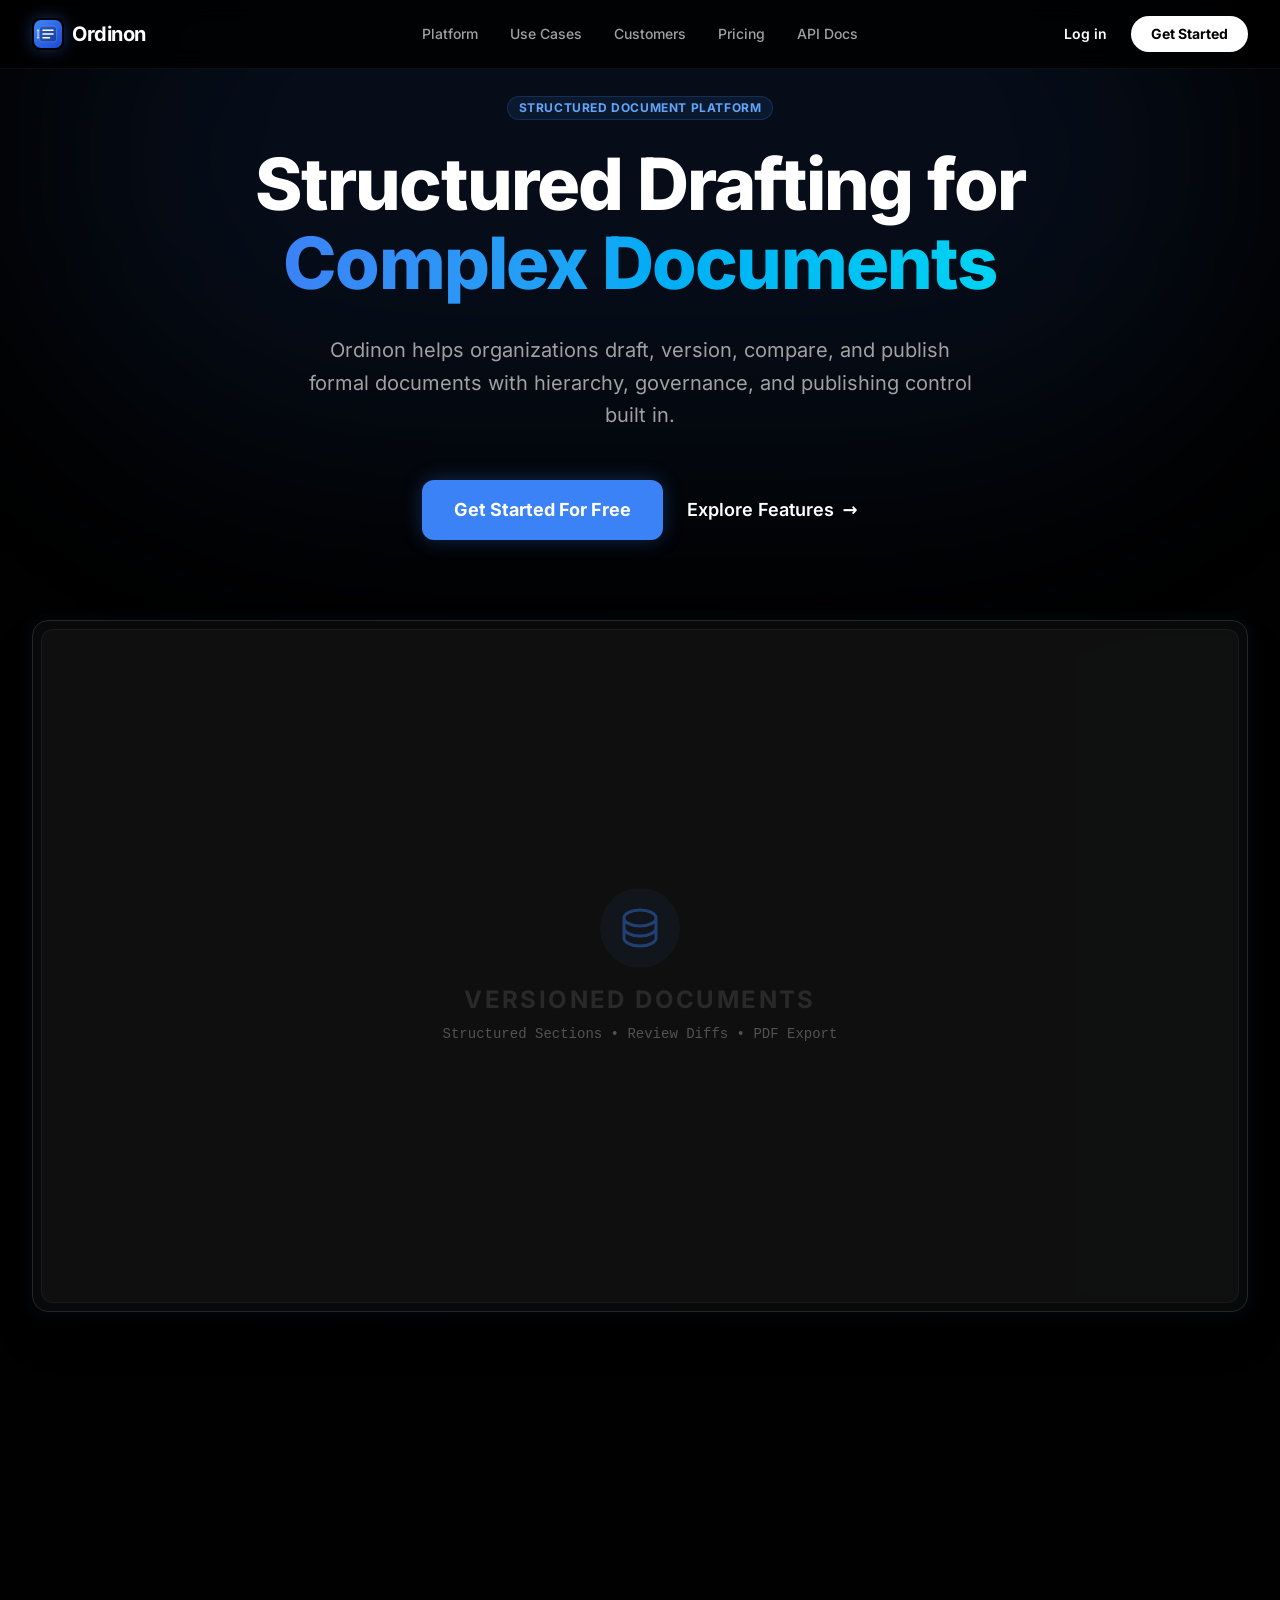
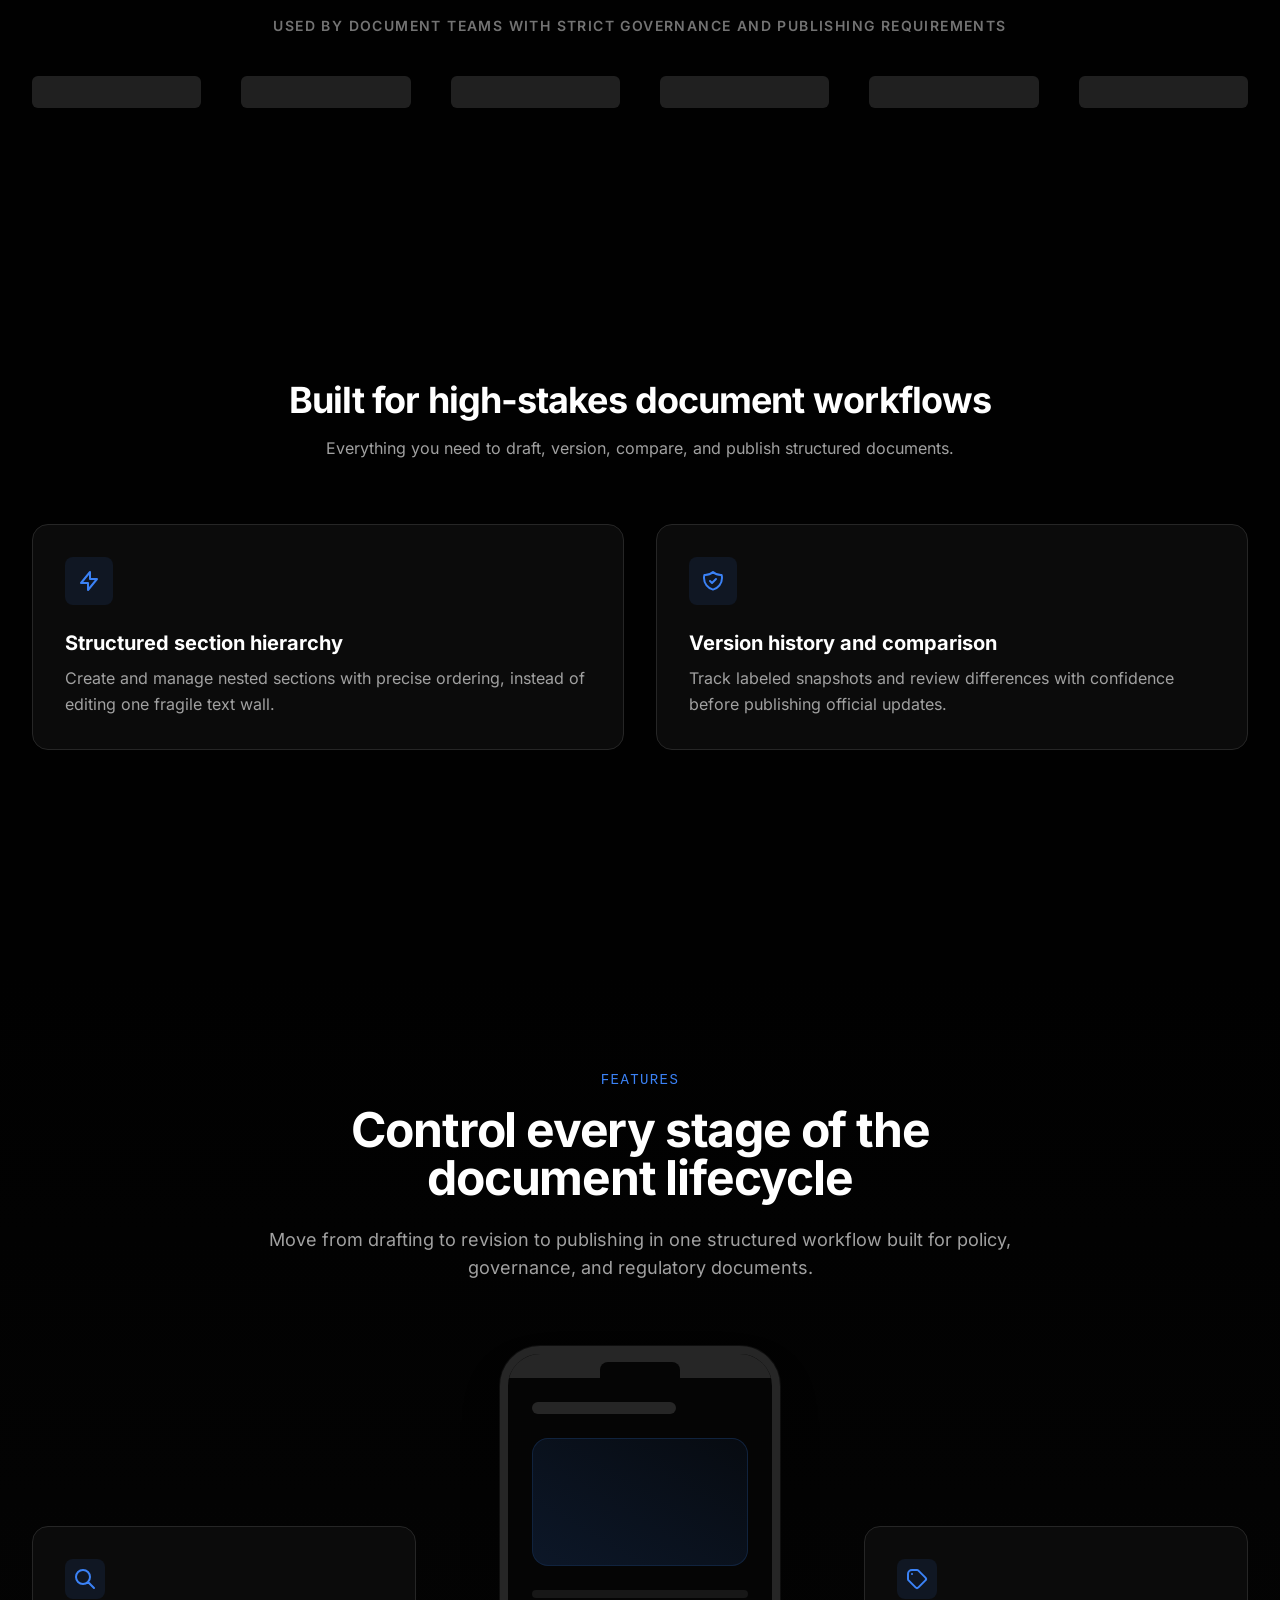
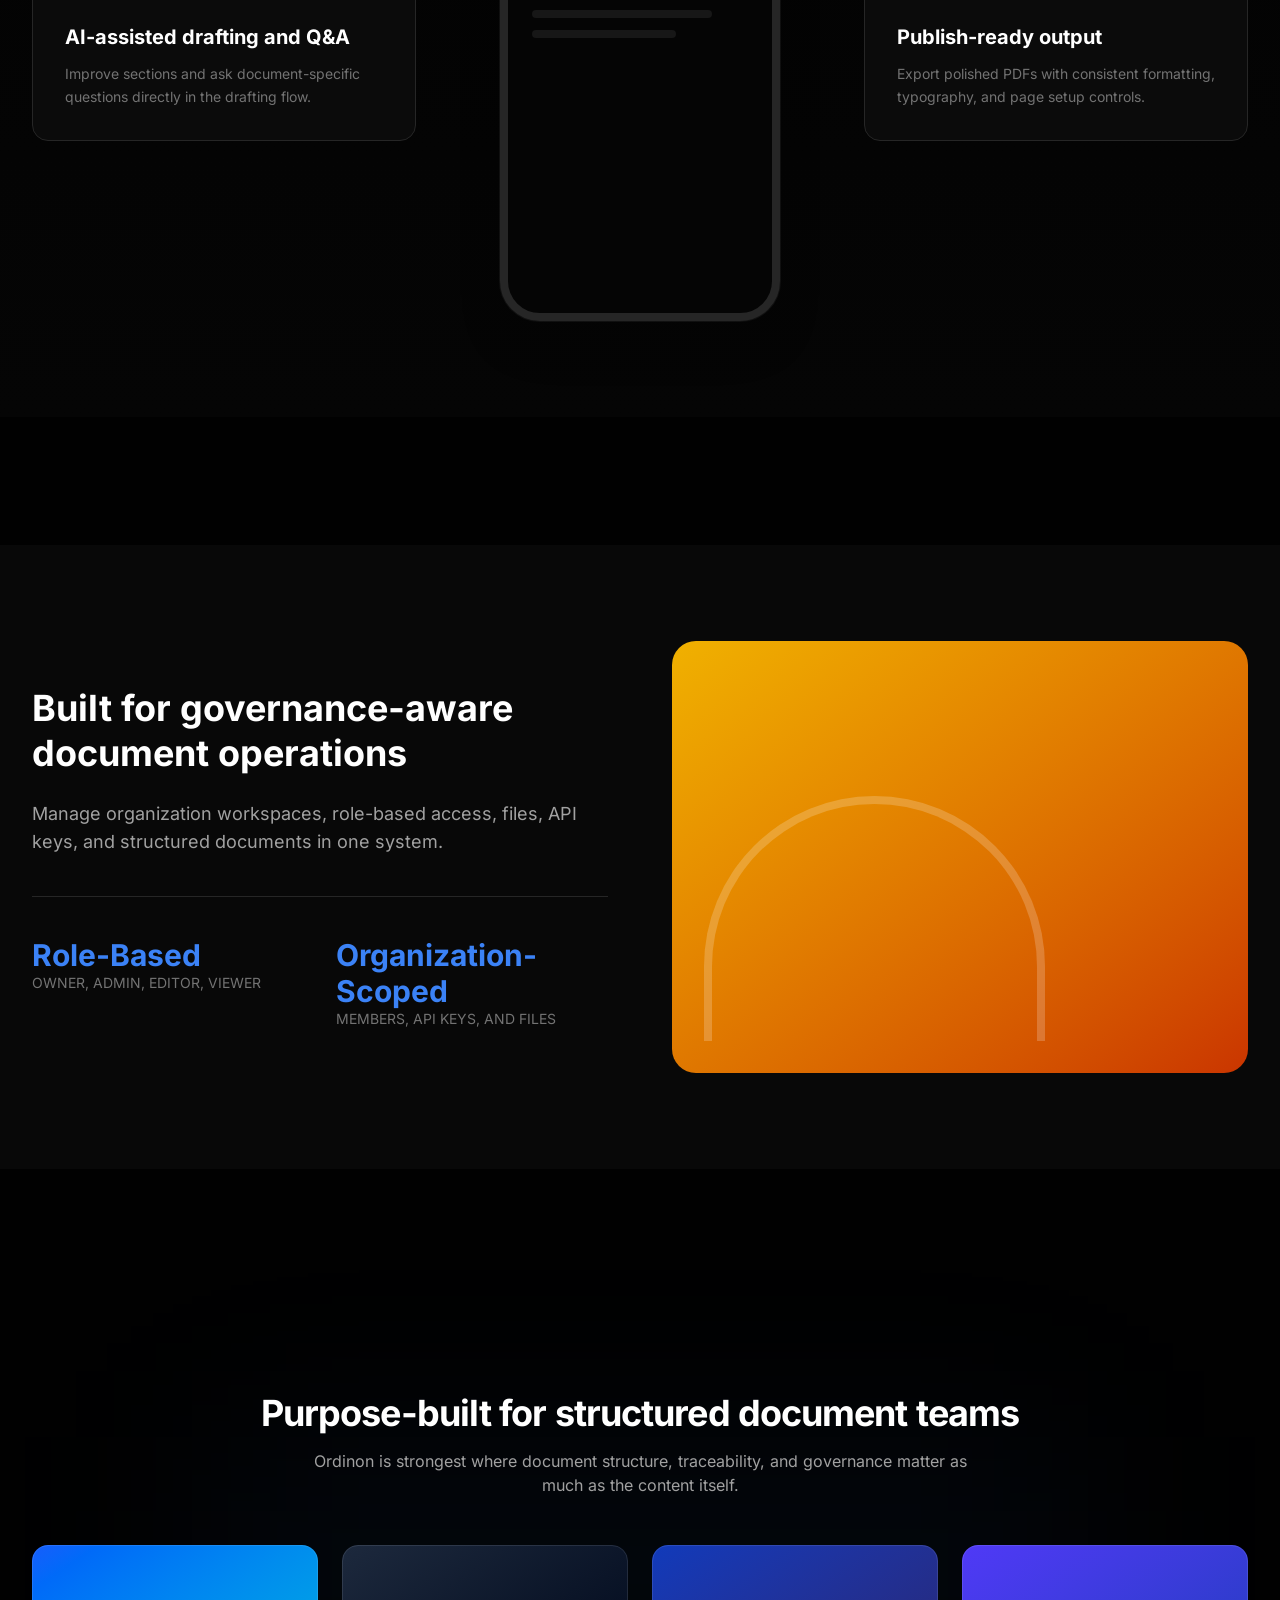
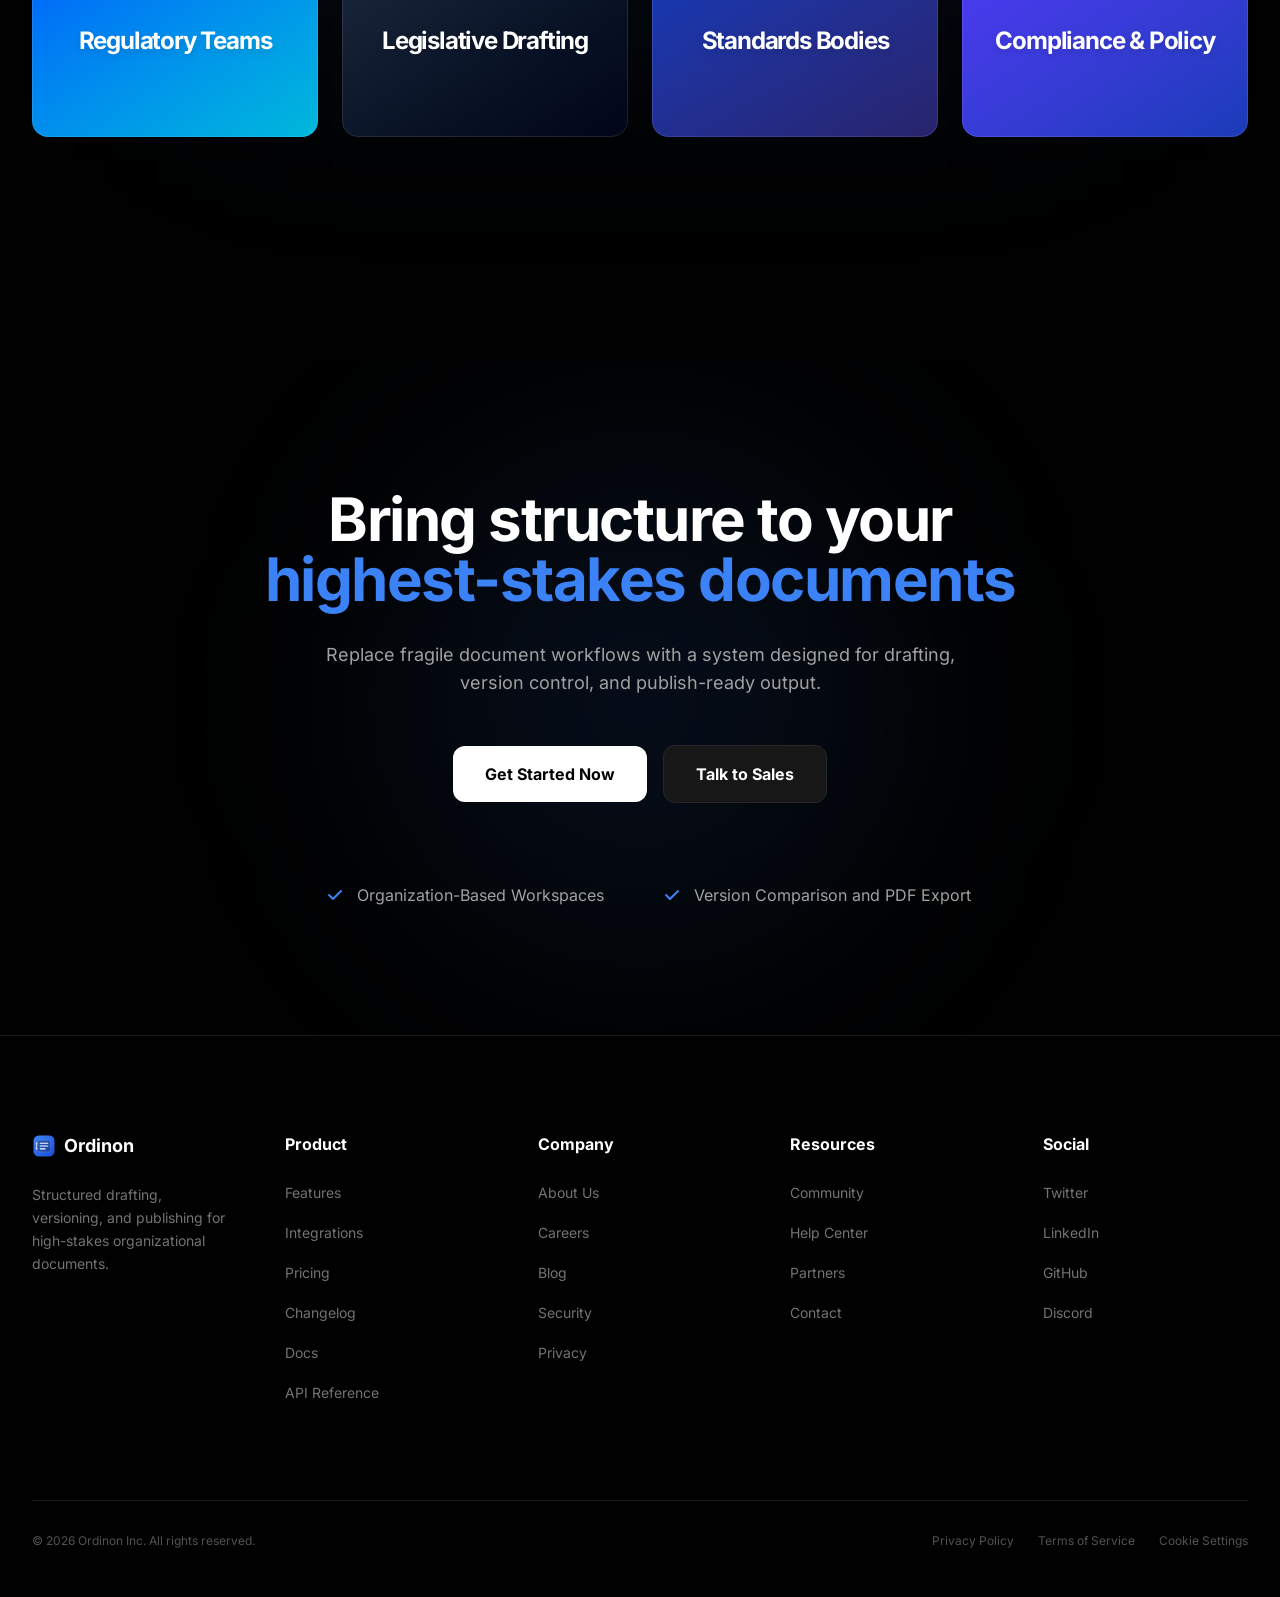
<file: index.html>
<!DOCTYPE html><html lang="en"> <head><meta charset="UTF-8"><meta name="generator" content="Astro v5.18.1"><meta name="description" content="Ordinon helps organizations draft, version, compare, and publish complex structured documents with governance, AI assistance, and organization-level control."><meta name="viewport" content="width=device-width"><meta name="theme-color" content="#010101"><link rel="icon" type="image/svg+xml" href="/favicon.svg"><link rel="canonical" href="http://localhost:4321/"><meta property="og:type" content="website"><meta property="og:title" content="Ordinon - Structured Drafting for Complex Documents"><meta property="og:description" content="Ordinon helps organizations draft, version, compare, and publish complex structured documents with governance, AI assistance, and organization-level control."><meta property="og:url" content="http://localhost:4321/"><meta property="og:image" content="http://localhost:4321/og-image.svg"><meta name="twitter:card" content="summary_large_image"><meta name="twitter:title" content="Ordinon - Structured Drafting for Complex Documents"><meta name="twitter:description" content="Ordinon helps organizations draft, version, compare, and publish complex structured documents with governance, AI assistance, and organization-level control."><meta name="twitter:image" content="http://localhost:4321/og-image.svg"><title>Ordinon - Structured Drafting for Complex Documents</title><link rel="stylesheet" href="/_astro/customers.B-YWxMlR.css"></head> <body class="bg-[#010101] text-white font-sans antialiased">  <header class="fixed top-0 z-50 w-full border-b border-white/5 bg-[#010101]/80 backdrop-blur-md"> <nav class="mx-auto flex max-w-7xl items-center justify-between p-4 lg:px-8"> <div class="flex lg:flex-1"> <a href="/" class="flex items-center gap-2 group"> <img src="/ordinon-icon.svg" alt="Ordinon logo" class="h-8 w-8 rounded-lg shadow-[0_0_15px_rgba(59,130,246,0.35)] transition-transform group-hover:scale-110"> <span class="text-xl font-bold tracking-tight">Ordinon</span> </a> </div> <div class="flex lg:hidden"> <button id="menu-toggle" type="button" class="text-neutral-400 hover:text-white p-2" aria-expanded="false" aria-controls="mobile-menu"> <span class="sr-only">Open main menu</span> <svg class="h-6 w-6" fill="none" viewBox="0 0 24 24" stroke-width="1.5" stroke="currentColor"> <path id="menu-icon" stroke-linecap="round" stroke-linejoin="round" d="M3.75 6.75h16.5M3.75 12h16.5m-16.5 5.25h16.5"></path> </svg> </button> </div> <div class="hidden lg:flex lg:gap-x-8"> <a href="/#features" class="text-sm font-medium text-neutral-400 hover:text-brand-accent transition-colors"> Platform </a><a href="/#use-cases" class="text-sm font-medium text-neutral-400 hover:text-brand-accent transition-colors"> Use Cases </a><a href="/customers" class="text-sm font-medium text-neutral-400 hover:text-brand-accent transition-colors"> Customers </a><a href="/pricing" class="text-sm font-medium text-neutral-400 hover:text-brand-accent transition-colors"> Pricing </a><a href="/docs/api" class="text-sm font-medium text-neutral-400 hover:text-brand-accent transition-colors"> API Docs </a> </div> <div class="hidden lg:flex lg:flex-1 lg:justify-end gap-x-6 items-center"> <a href="/login" class="text-sm font-semibold text-white">Log in</a> <a href="/signup" class="rounded-full bg-white px-5 py-2 text-sm font-bold text-black hover:bg-brand-primary hover:text-white transition-all">
Get Started
</a> </div> </nav> <div id="mobile-menu" class="hidden lg:hidden border-t border-white/5 bg-[#010101] px-6 py-6 space-y-4"> <a href="/#features" class="block text-base font-semibold text-neutral-300 hover:text-white"> Platform </a><a href="/#use-cases" class="block text-base font-semibold text-neutral-300 hover:text-white"> Use Cases </a><a href="/customers" class="block text-base font-semibold text-neutral-300 hover:text-white"> Customers </a><a href="/pricing" class="block text-base font-semibold text-neutral-300 hover:text-white"> Pricing </a><a href="/docs/api" class="block text-base font-semibold text-neutral-300 hover:text-white"> API Docs </a> <hr class="border-white/5"> <a href="/login" class="block text-base font-semibold text-white">Log in</a> <a href="/signup" class="block text-center rounded-xl bg-brand-primary py-3 text-base font-bold text-white">
Get Started
</a> </div> </header> <script type="module">const n=document.getElementById("menu-toggle"),t=document.getElementById("mobile-menu"),i=e=>{t&&(t.classList.toggle("hidden",!e),n?.setAttribute("aria-expanded",String(e)))};n?.addEventListener("click",()=>{const e=t?t.classList.contains("hidden"):!1;i(e)});document.addEventListener("keydown",e=>{e.key==="Escape"&&i(!1)});document.addEventListener("click",e=>{if(!t||!n)return;const s=e.target;s instanceof Node&&!t.contains(s)&&!n.contains(s)&&i(!1)});</script> <main class="space-y-32"> <section class="relative pt-24 pb-32 overflow-hidden bg-brand-bg">  <div class="absolute -top-[10%] left-1/2 -translate-x-1/2 w-full max-w-[1200px] h-[600px] bg-brand-primary/10 blur-[120px] rounded-full pointer-events-none"></div> <div class="relative max-w-7xl mx-auto px-6 lg:px-8 text-center">  <div class="mb-6 flex justify-center"> <span class="inline-flex items-center rounded-full bg-brand-primary/10 px-3 py-1 text-xs font-bold tracking-wider uppercase text-brand-accent ring-1 ring-inset ring-brand-primary/20">
Structured Document Platform
</span> </div>  <h1 class="text-6xl font-extrabold tracking-tight text-white sm:text-7xl lg:leading-[1.1]">
Structured Drafting for <br> <span class="text-transparent bg-clip-text bg-gradient-to-r from-brand-primary to-cyan-400">
Complex Documents
</span> </h1> <p class="mt-8 max-w-2xl mx-auto text-xl text-neutral-400 leading-relaxed">
Ordinon helps organizations draft, version, compare, and publish formal documents with hierarchy, governance,
      and publishing control built in.
</p>  <div class="mt-12 flex items-center justify-center gap-x-6"> <a href="/signup" class="rounded-xl bg-brand-primary px-8 py-4 text-lg font-bold text-white shadow-[0_0_20px_rgba(59,130,246,0.3)] hover:bg-brand-accent hover:scale-105 transition-all duration-300">
Get Started For Free
</a> <a href="/#features" class="text-lg font-semibold text-white hover:text-brand-accent transition-colors flex items-center gap-2">
Explore Features <span aria-hidden="true">→</span> </a> </div>  <div class="relative mt-20 group">  <div class="absolute -inset-1 bg-gradient-to-r from-brand-primary/20 to-cyan-500/20 rounded-2xl blur opacity-25 group-hover:opacity-50 transition duration-1000"></div> <div class="relative p-2 rounded-2xl border border-neutral-800 bg-brand-surface/80 backdrop-blur-sm shadow-2xl"> <div class="aspect-[16/9] w-full rounded-xl bg-neutral-900/50 overflow-hidden border border-white/5">  <div class="flex flex-col h-full justify-center items-center text-neutral-600"> <div class="p-4 rounded-full bg-brand-primary/5 mb-4"> <svg class="w-12 h-12 text-brand-primary/40" fill="none" viewBox="0 0 24 24" stroke="currentColor"> <path stroke-linecap="round" stroke-linejoin="round" stroke-width="1.5" d="M4 7v10c0 2.21 3.582 4 8 4s8-1.79 8-4V7M4 7c0 2.21 3.582 4 8 4s8-1.79 8-4M4 7c0-2.21 3.582-4 8-4s8 1.79 8 4m0 5c0 2.21-3.582 4-8 4s-8-1.79-8-4"></path> </svg> </div> <p class="text-2xl font-bold tracking-widest uppercase opacity-40">Versioned Documents</p> <p class="font-mono text-sm mt-2">Structured Sections • Review Diffs • PDF Export</p> </div> </div> </div> </div> </div> </section> <section class="py-12"> <div class="mx-auto max-w-7xl px-6 lg:px-8"> <p class="text-center text-sm font-semibold text-neutral-500 uppercase tracking-widest mb-10">
Used by document teams with strict governance and publishing requirements
</p> <div class="mx-auto grid max-w-lg grid-cols-4 items-center gap-x-8 gap-y-10 sm:max-w-xl sm:grid-cols-6 sm:gap-x-10 lg:mx-0 lg:max-w-none lg:grid-cols-6 opacity-50 grayscale">  <div class="h-8 bg-neutral-700 rounded-md animate-pulse"></div> <div class="h-8 bg-neutral-700 rounded-md animate-pulse"></div> <div class="h-8 bg-neutral-700 rounded-md animate-pulse"></div> <div class="h-8 bg-neutral-700 rounded-md animate-pulse"></div> <div class="h-8 bg-neutral-700 rounded-md animate-pulse"></div> <div class="h-8 bg-neutral-700 rounded-md animate-pulse"></div> </div> </div> </section> <section id="features" class="py-24"> <div class="mx-auto max-w-7xl px-6 lg:px-8"> <div class="text-center mb-16"> <h2 class="text-3xl font-bold sm:text-4xl tracking-tight">Built for high-stakes document workflows</h2> <p class="mt-4 text-neutral-400">Everything you need to draft, version, compare, and publish structured documents.</p> </div> <div class="grid grid-cols-1 md:grid-cols-2 gap-8">  <div class="rounded-2xl border border-neutral-800 bg-neutral-900/50 p-8 hover:border-brand-primary/50 transition-all duration-300 group cursor-default"> <div class="h-12 w-12 rounded-lg bg-brand-primary/10 flex items-center justify-center mb-6 group-hover:bg-brand-primary/20 transition-colors"> <svg class="h-6 w-6 text-brand-primary" fill="none" viewBox="0 0 24 24" stroke="currentColor"> <path stroke-linecap="round" stroke-linejoin="round" stroke-width="2" d="M13 10V3L4 14h7v7l9-11h-7z"></path> </svg> </div> <h3 class="text-xl font-bold mb-2">Structured section hierarchy</h3> <p class="text-neutral-400 leading-relaxed">
Create and manage nested sections with precise ordering, instead of editing one fragile text wall.
</p> </div>  <div class="rounded-2xl border border-neutral-800 bg-neutral-900/50 p-8 hover:border-brand-primary/50 transition-all duration-300 group cursor-default"> <div class="h-12 w-12 rounded-lg bg-brand-primary/10 flex items-center justify-center mb-6 group-hover:bg-brand-primary/20 transition-colors"> <svg class="h-6 w-6 text-brand-primary" fill="none" viewBox="0 0 24 24" stroke="currentColor"> <path stroke-linecap="round" stroke-linejoin="round" stroke-width="2" d="M9 12l2 2 4-4m5.618-4.016A11.955 11.955 0 0112 2.944a11.955 11.955 0 01-8.618 3.04A12.02 12.02 0 003 9c0 5.591 3.824 10.29 9 11.622 5.176-1.332 9-6.03 9-11.622 0-1.042-.133-2.052-.382-3.016z"></path> </svg> </div> <h3 class="text-xl font-bold mb-2">Version history and comparison</h3> <p class="text-neutral-400 leading-relaxed">
Track labeled snapshots and review differences with confidence before publishing official updates.
</p> </div> </div> </div> </section> <section class="py-24 bg-gradient-to-b from-transparent to-brand-black"> <div class="mx-auto max-w-7xl px-6 lg:px-8"> <div class="text-center max-w-3xl mx-auto mb-16"> <h2 class="text-brand-primary font-mono text-sm tracking-widest uppercase mb-4">Features</h2> <h3 class="text-4xl font-bold tracking-tight sm:text-5xl">Control every stage of the document lifecycle</h3> <p class="mt-6 text-lg text-neutral-400">
Move from drafting to revision to publishing in one structured workflow built for policy, governance, and
        regulatory documents.
</p> </div> <div class="grid lg:grid-cols-3 gap-8 items-center">  <div class="lg:col-span-1 space-y-8"> <div class="group p-8 rounded-2xl bg-neutral-900/40 border border-neutral-800 hover:border-brand-primary/30 transition-all duration-300"> <div class="h-10 w-10 bg-brand-primary/10 rounded-lg flex items-center justify-center mb-6 group-hover:bg-brand-primary/20 transition-colors"> <svg class="w-6 h-6 text-brand-primary" fill="none" viewBox="0 0 24 24" stroke="currentColor"> <path stroke-linecap="round" stroke-linejoin="round" stroke-width="2" d="M21 21l-6-6m2-5a7 7 0 11-14 0 7 7 0 0114 0z"></path> </svg> </div> <h4 class="text-xl font-bold mb-3">AI-assisted drafting and Q&amp;A</h4> <p class="text-neutral-500 text-sm leading-relaxed">
Improve sections and ask document-specific questions directly in the drafting flow.
</p> </div> </div>  <div class="lg:col-span-1 flex justify-center"> <div class="w-full max-w-[280px] aspect-[9/18.5] rounded-[2.5rem] border-[8px] border-neutral-800 bg-brand-black shadow-2xl relative overflow-hidden ring-1 ring-white/5">  <div class="absolute top-0 w-full h-6 bg-neutral-800 flex justify-center items-end"> <div class="w-20 h-4 bg-brand-black rounded-t-lg"></div> </div> <div class="p-6 pt-12"> <div class="h-3 w-2/3 bg-neutral-800 rounded-full mb-6"></div>  <div class="h-32 w-full bg-brand-primary/5 rounded-2xl mb-6 border border-brand-primary/20 relative overflow-hidden"> <div class="absolute inset-0 bg-gradient-to-tr from-brand-primary/10 to-transparent"></div> </div> <div class="space-y-3"> <div class="h-2 w-full bg-neutral-900 rounded-full"></div> <div class="h-2 w-5/6 bg-neutral-900 rounded-full"></div> <div class="h-2 w-4/6 bg-neutral-900 rounded-full"></div> </div> </div> </div> </div>  <div class="lg:col-span-1 space-y-8"> <div class="group p-8 rounded-2xl bg-neutral-900/40 border border-neutral-800 hover:border-brand-primary/30 transition-all duration-300"> <div class="h-10 w-10 bg-brand-primary/10 rounded-lg flex items-center justify-center mb-6 group-hover:bg-brand-primary/20 transition-colors"> <svg class="w-6 h-6 text-brand-primary" fill="none" viewBox="0 0 24 24" stroke="currentColor"> <path stroke-linecap="round" stroke-linejoin="round" stroke-width="2" d="M7 7h.01M7 3h5c.512 0 1.024.195 1.414.586l7 7a2 2 0 010 2.828l-7 7a2 2 0 01-2.828 0l-7-7A1.994 1.994 0 013 12V7a4 4 0 014-4z"></path> </svg> </div> <h4 class="text-xl font-bold mb-3">Publish-ready output</h4> <p class="text-neutral-500 text-sm leading-relaxed">
Export polished PDFs with consistent formatting, typography, and page setup controls.
</p> </div> </div> </div> </div> </section> <section class="py-24 bg-neutral-900/30"> <div class="mx-auto max-w-7xl px-6 lg:px-8"> <div class="grid lg:grid-cols-2 gap-16 items-center"> <div> <h2 class="text-4xl font-bold leading-tight">Built for governance-aware document operations</h2> <p class="mt-6 text-lg text-neutral-400">
Manage organization workspaces, role-based access, files, API keys, and structured documents in one system.
</p> <div class="mt-10 grid grid-cols-2 gap-8 border-t border-neutral-800 pt-10"> <div> <p class="text-3xl font-bold text-brand-primary">Role-Based</p> <p class="text-sm text-neutral-500 uppercase">Owner, Admin, Editor, Viewer</p> </div> <div> <p class="text-3xl font-bold text-brand-primary">Organization-Scoped</p> <p class="text-sm text-neutral-500 uppercase">Members, API Keys, and Files</p> </div> </div> </div> <div class="relative overflow-hidden rounded-3xl">  <div class="aspect-[4/3] bg-gradient-to-br from-yellow-500 to-orange-700 flex items-end p-8"> <div class="w-2/3 h-2/3 border-t-8 border-x-8 border-white/20 rounded-t-full"></div> </div> </div> </div> </div> </section> <section id="use-cases" class="py-24 relative">  <div class="absolute top-1/2 left-1/2 -translate-x-1/2 -translate-y-1/2 w-full max-w-4xl h-64 bg-brand-primary/5 blur-[100px] -z-10"></div> <div class="mx-auto max-w-7xl px-6 lg:px-8 text-center"> <h2 class="text-3xl font-bold mb-4 sm:text-4xl tracking-tight">Purpose-built for structured document teams</h2> <p class="text-neutral-400 mb-12 max-w-2xl mx-auto">
Ordinon is strongest where document structure, traceability, and governance matter as much as the content itself.
</p> <div class="grid grid-cols-1 sm:grid-cols-2 lg:grid-cols-4 gap-6"> <div class="group relative h-48 rounded-2xl bg-gradient-to-br from-blue-600 to-cyan-500 flex items-center justify-center p-6 cursor-pointer overflow-hidden transition-all duration-500 hover:-translate-y-2 hover:shadow-[0_20px_40px_rgba(0,0,0,0.4)]">  <div class="absolute inset-0 bg-white/5 opacity-0 group-hover:opacity-100 transition-opacity"></div>  <div class="absolute inset-0 rounded-2xl border border-white/10 group-hover:border-white/20 transition-colors"></div> <span class="text-2xl font-bold tracking-tighter text-white drop-shadow-md">Regulatory Teams</span> </div><div class="group relative h-48 rounded-2xl bg-gradient-to-br from-slate-800 to-slate-950 flex items-center justify-center p-6 cursor-pointer overflow-hidden transition-all duration-500 hover:-translate-y-2 hover:shadow-[0_20px_40px_rgba(0,0,0,0.4)]">  <div class="absolute inset-0 bg-white/5 opacity-0 group-hover:opacity-100 transition-opacity"></div>  <div class="absolute inset-0 rounded-2xl border border-white/10 group-hover:border-white/20 transition-colors"></div> <span class="text-2xl font-bold tracking-tighter text-white drop-shadow-md">Legislative Drafting</span> </div><div class="group relative h-48 rounded-2xl bg-gradient-to-br from-blue-700/80 to-indigo-900/80 flex items-center justify-center p-6 cursor-pointer overflow-hidden transition-all duration-500 hover:-translate-y-2 hover:shadow-[0_20px_40px_rgba(0,0,0,0.4)]">  <div class="absolute inset-0 bg-white/5 opacity-0 group-hover:opacity-100 transition-opacity"></div>  <div class="absolute inset-0 rounded-2xl border border-white/10 group-hover:border-white/20 transition-colors"></div> <span class="text-2xl font-bold tracking-tighter text-white drop-shadow-md">Standards Bodies</span> </div><div class="group relative h-48 rounded-2xl bg-gradient-to-br from-indigo-600 to-blue-800 flex items-center justify-center p-6 cursor-pointer overflow-hidden transition-all duration-500 hover:-translate-y-2 hover:shadow-[0_20px_40px_rgba(0,0,0,0.4)]">  <div class="absolute inset-0 bg-white/5 opacity-0 group-hover:opacity-100 transition-opacity"></div>  <div class="absolute inset-0 rounded-2xl border border-white/10 group-hover:border-white/20 transition-colors"></div> <span class="text-2xl font-bold tracking-tighter text-white drop-shadow-md">Compliance &amp; Policy</span> </div> </div> </div> </section> <style>astro-island,astro-slot,astro-static-slot{display:contents}</style><script>(()=>{var e=async t=>{await(await t())()};(self.Astro||(self.Astro={})).load=e;window.dispatchEvent(new Event("astro:load"));})();</script><script>(()=>{var A=Object.defineProperty;var g=(i,o,a)=>o in i?A(i,o,{enumerable:!0,configurable:!0,writable:!0,value:a}):i[o]=a;var d=(i,o,a)=>g(i,typeof o!="symbol"?o+"":o,a);{let i={0:t=>m(t),1:t=>a(t),2:t=>new RegExp(t),3:t=>new Date(t),4:t=>new Map(a(t)),5:t=>new Set(a(t)),6:t=>BigInt(t),7:t=>new URL(t),8:t=>new Uint8Array(t),9:t=>new Uint16Array(t),10:t=>new Uint32Array(t),11:t=>1/0*t},o=t=>{let[l,e]=t;return l in i?i[l](e):void 0},a=t=>t.map(o),m=t=>typeof t!="object"||t===null?t:Object.fromEntries(Object.entries(t).map(([l,e])=>[l,o(e)]));class y extends HTMLElement{constructor(){super(...arguments);d(this,"Component");d(this,"hydrator");d(this,"hydrate",async()=>{var b;if(!this.hydrator||!this.isConnected)return;let e=(b=this.parentElement)==null?void 0:b.closest("astro-island[ssr]");if(e){e.addEventListener("astro:hydrate",this.hydrate,{once:!0});return}let c=this.querySelectorAll("astro-slot"),n={},h=this.querySelectorAll("template[data-astro-template]");for(let r of h){let s=r.closest(this.tagName);s!=null&&s.isSameNode(this)&&(n[r.getAttribute("data-astro-template")||"default"]=r.innerHTML,r.remove())}for(let r of c){let s=r.closest(this.tagName);s!=null&&s.isSameNode(this)&&(n[r.getAttribute("name")||"default"]=r.innerHTML)}let p;try{p=this.hasAttribute("props")?m(JSON.parse(this.getAttribute("props"))):{}}catch(r){let s=this.getAttribute("component-url")||"<unknown>",v=this.getAttribute("component-export");throw v&&(s+=` (export ${v})`),console.error(`[hydrate] Error parsing props for component ${s}`,this.getAttribute("props"),r),r}let u;await this.hydrator(this)(this.Component,p,n,{client:this.getAttribute("client")}),this.removeAttribute("ssr"),this.dispatchEvent(new CustomEvent("astro:hydrate"))});d(this,"unmount",()=>{this.isConnected||this.dispatchEvent(new CustomEvent("astro:unmount"))})}disconnectedCallback(){document.removeEventListener("astro:after-swap",this.unmount),document.addEventListener("astro:after-swap",this.unmount,{once:!0})}connectedCallback(){if(!this.hasAttribute("await-children")||document.readyState==="interactive"||document.readyState==="complete")this.childrenConnectedCallback();else{let e=()=>{document.removeEventListener("DOMContentLoaded",e),c.disconnect(),this.childrenConnectedCallback()},c=new MutationObserver(()=>{var n;((n=this.lastChild)==null?void 0:n.nodeType)===Node.COMMENT_NODE&&this.lastChild.nodeValue==="astro:end"&&(this.lastChild.remove(),e())});c.observe(this,{childList:!0}),document.addEventListener("DOMContentLoaded",e)}}async childrenConnectedCallback(){let e=this.getAttribute("before-hydration-url");e&&await import(e),this.start()}async start(){let e=JSON.parse(this.getAttribute("opts")),c=this.getAttribute("client");if(Astro[c]===void 0){window.addEventListener(`astro:${c}`,()=>this.start(),{once:!0});return}try{await Astro[c](async()=>{let n=this.getAttribute("renderer-url"),[h,{default:p}]=await Promise.all([import(this.getAttribute("component-url")),n?import(n):()=>()=>{}]),u=this.getAttribute("component-export")||"default";if(!u.includes("."))this.Component=h[u];else{this.Component=h;for(let f of u.split("."))this.Component=this.Component[f]}return this.hydrator=p,this.hydrate},e,this)}catch(n){console.error(`[astro-island] Error hydrating ${this.getAttribute("component-url")}`,n)}}attributeChangedCallback(){this.hydrate()}}d(y,"observedAttributes",["props"]),customElements.get("astro-island")||customElements.define("astro-island",y)}})();</script><astro-island uid="Zf8QP0" prefix="r1" component-url="/_astro/PublishedDocuments.D7116h18.js" component-export="default" renderer-url="/_astro/client.Blbc647A.js" props="{}" ssr client="load" opts="{&quot;name&quot;:&quot;PublishedDocuments&quot;,&quot;value&quot;:true}" await-children><section id="published" class="py-24 relative"><div class="absolute top-1/2 left-1/2 -translate-x-1/2 -translate-y-1/2 w-full max-w-4xl h-64 bg-[rgba(59,130,246,0.05)] blur-[100px] -z-10"></div><div class="mx-auto max-w-7xl px-6 lg:px-8"><div class="text-center mb-16"><h2 class="text-3xl font-bold sm:text-4xl tracking-tight text-white">Recently Published</h2><p class="mt-4 text-neutral-400">Explore publicly available documents published by organizations on Ordinon.</p></div><div class="grid grid-cols-1 md:grid-cols-2 lg:grid-cols-3 gap-6"><div class="rounded-2xl border border-neutral-800 bg-neutral-900/50 p-6 flex flex-col gap-3 animate-pulse"><div class="flex items-center gap-2"><div class="h-5 w-16 rounded-full bg-neutral-800"></div><div class="h-4 w-24 rounded bg-neutral-800"></div></div><div class="h-5 w-3/4 rounded bg-neutral-800"></div><div class="space-y-2 flex-1"><div class="h-3 w-full rounded bg-neutral-800"></div><div class="h-3 w-5/6 rounded bg-neutral-800"></div><div class="h-3 w-2/3 rounded bg-neutral-800"></div></div><div class="flex gap-1.5 mt-2"><div class="h-5 w-14 rounded-full bg-neutral-800"></div><div class="h-5 w-18 rounded-full bg-neutral-800"></div></div></div><div class="rounded-2xl border border-neutral-800 bg-neutral-900/50 p-6 flex flex-col gap-3 animate-pulse"><div class="flex items-center gap-2"><div class="h-5 w-16 rounded-full bg-neutral-800"></div><div class="h-4 w-24 rounded bg-neutral-800"></div></div><div class="h-5 w-3/4 rounded bg-neutral-800"></div><div class="space-y-2 flex-1"><div class="h-3 w-full rounded bg-neutral-800"></div><div class="h-3 w-5/6 rounded bg-neutral-800"></div><div class="h-3 w-2/3 rounded bg-neutral-800"></div></div><div class="flex gap-1.5 mt-2"><div class="h-5 w-14 rounded-full bg-neutral-800"></div><div class="h-5 w-18 rounded-full bg-neutral-800"></div></div></div><div class="rounded-2xl border border-neutral-800 bg-neutral-900/50 p-6 flex flex-col gap-3 animate-pulse"><div class="flex items-center gap-2"><div class="h-5 w-16 rounded-full bg-neutral-800"></div><div class="h-4 w-24 rounded bg-neutral-800"></div></div><div class="h-5 w-3/4 rounded bg-neutral-800"></div><div class="space-y-2 flex-1"><div class="h-3 w-full rounded bg-neutral-800"></div><div class="h-3 w-5/6 rounded bg-neutral-800"></div><div class="h-3 w-2/3 rounded bg-neutral-800"></div></div><div class="flex gap-1.5 mt-2"><div class="h-5 w-14 rounded-full bg-neutral-800"></div><div class="h-5 w-18 rounded-full bg-neutral-800"></div></div></div><div class="rounded-2xl border border-neutral-800 bg-neutral-900/50 p-6 flex flex-col gap-3 animate-pulse"><div class="flex items-center gap-2"><div class="h-5 w-16 rounded-full bg-neutral-800"></div><div class="h-4 w-24 rounded bg-neutral-800"></div></div><div class="h-5 w-3/4 rounded bg-neutral-800"></div><div class="space-y-2 flex-1"><div class="h-3 w-full rounded bg-neutral-800"></div><div class="h-3 w-5/6 rounded bg-neutral-800"></div><div class="h-3 w-2/3 rounded bg-neutral-800"></div></div><div class="flex gap-1.5 mt-2"><div class="h-5 w-14 rounded-full bg-neutral-800"></div><div class="h-5 w-18 rounded-full bg-neutral-800"></div></div></div><div class="rounded-2xl border border-neutral-800 bg-neutral-900/50 p-6 flex flex-col gap-3 animate-pulse"><div class="flex items-center gap-2"><div class="h-5 w-16 rounded-full bg-neutral-800"></div><div class="h-4 w-24 rounded bg-neutral-800"></div></div><div class="h-5 w-3/4 rounded bg-neutral-800"></div><div class="space-y-2 flex-1"><div class="h-3 w-full rounded bg-neutral-800"></div><div class="h-3 w-5/6 rounded bg-neutral-800"></div><div class="h-3 w-2/3 rounded bg-neutral-800"></div></div><div class="flex gap-1.5 mt-2"><div class="h-5 w-14 rounded-full bg-neutral-800"></div><div class="h-5 w-18 rounded-full bg-neutral-800"></div></div></div><div class="rounded-2xl border border-neutral-800 bg-neutral-900/50 p-6 flex flex-col gap-3 animate-pulse"><div class="flex items-center gap-2"><div class="h-5 w-16 rounded-full bg-neutral-800"></div><div class="h-4 w-24 rounded bg-neutral-800"></div></div><div class="h-5 w-3/4 rounded bg-neutral-800"></div><div class="space-y-2 flex-1"><div class="h-3 w-full rounded bg-neutral-800"></div><div class="h-3 w-5/6 rounded bg-neutral-800"></div><div class="h-3 w-2/3 rounded bg-neutral-800"></div></div><div class="flex gap-1.5 mt-2"><div class="h-5 w-14 rounded-full bg-neutral-800"></div><div class="h-5 w-18 rounded-full bg-neutral-800"></div></div></div></div></div></section><!--astro:end--></astro-island> <section class="py-32 relative overflow-hidden">  <div class="absolute top-1/2 left-1/2 -translate-x-1/2 -translate-y-1/2 w-[500px] h-[500px] bg-brand-primary/10 blur-[120px] rounded-full"></div> <div class="relative mx-auto max-w-7xl px-6 lg:px-8 text-center"> <h2 class="text-4xl font-bold tracking-tight sm:text-6xl mb-8">
Bring structure to your <br> <span class="text-brand-primary">highest-stakes documents</span> </h2> <p class="text-neutral-400 text-lg max-w-2xl mx-auto mb-12">
Replace fragile document workflows with a system designed for drafting, version control, and publish-ready output.
</p> <div class="flex flex-col sm:flex-row items-center justify-center gap-4"> <a href="/signup" class="w-full sm:w-auto px-8 py-4 bg-white text-black font-bold rounded-xl hover:bg-neutral-200 transition-all">
Get Started Now
</a> <a href="/contact" class="w-full sm:w-auto px-8 py-4 bg-neutral-900 text-white border border-neutral-800 font-bold rounded-xl hover:bg-neutral-800 transition-all">
Talk to Sales
</a> </div> <div class="mt-20 grid grid-cols-1 sm:grid-cols-2 gap-8 max-w-2xl mx-auto"> <div class="flex items-center gap-3 justify-center text-neutral-400"> <svg class="w-5 h-5 text-brand-primary" fill="currentColor" viewBox="0 0 20 20"><path d="M16.707 5.293a1 1 0 010 1.414l-8 8a1 1 0 01-1.414 0l-4-4a1 1 0 011.414-1.414L8 12.586l7.293-7.293a1 1 0 011.414 0z"></path></svg> <span>Organization-Based Workspaces</span> </div> <div class="flex items-center gap-3 justify-center text-neutral-400"> <svg class="w-5 h-5 text-brand-primary" fill="currentColor" viewBox="0 0 20 20"><path d="M16.707 5.293a1 1 0 010 1.414l-8 8a1 1 0 01-1.414 0l-4-4a1 1 0 011.414-1.414L8 12.586l7.293-7.293a1 1 0 011.414 0z"></path></svg> <span>Version Comparison and PDF Export</span> </div> </div> </div> </section> </main> <footer class="border-t border-neutral-900 bg-[#010101] pt-24 pb-12"> <div class="mx-auto max-w-7xl px-6 lg:px-8"> <div class="grid grid-cols-2 md:grid-cols-4 lg:grid-cols-5 gap-12"> <div class="col-span-2 lg:col-span-1"> <div class="flex items-center gap-2 mb-6"> <img src="/ordinon-icon.svg" alt="Ordinon logo" class="h-6 w-6 rounded-md"> <span class="text-lg font-bold">Ordinon</span> </div> <p class="text-neutral-500 text-sm leading-relaxed">
Structured drafting, versioning, and publishing for high-stakes organizational documents.
</p> </div> <div> <h4 class="text-white font-bold mb-6">Product</h4> <ul class="space-y-4"> <li> <a href="/#features" class="text-neutral-500 hover:text-brand-primary transition-colors text-sm"> Features </a> </li><li> <a href="/integrations" class="text-neutral-500 hover:text-brand-primary transition-colors text-sm"> Integrations </a> </li><li> <a href="/pricing" class="text-neutral-500 hover:text-brand-primary transition-colors text-sm"> Pricing </a> </li><li> <a href="/changelog" class="text-neutral-500 hover:text-brand-primary transition-colors text-sm"> Changelog </a> </li><li> <a href="/docs" class="text-neutral-500 hover:text-brand-primary transition-colors text-sm"> Docs </a> </li><li> <a href="/docs/api" class="text-neutral-500 hover:text-brand-primary transition-colors text-sm"> API Reference </a> </li> </ul> </div><div> <h4 class="text-white font-bold mb-6">Company</h4> <ul class="space-y-4"> <li> <a href="/about" class="text-neutral-500 hover:text-brand-primary transition-colors text-sm"> About Us </a> </li><li> <a href="/careers" class="text-neutral-500 hover:text-brand-primary transition-colors text-sm"> Careers </a> </li><li> <a href="/blog" class="text-neutral-500 hover:text-brand-primary transition-colors text-sm"> Blog </a> </li><li> <a href="/security" class="text-neutral-500 hover:text-brand-primary transition-colors text-sm"> Security </a> </li><li> <a href="/privacy" class="text-neutral-500 hover:text-brand-primary transition-colors text-sm"> Privacy </a> </li> </ul> </div><div> <h4 class="text-white font-bold mb-6">Resources</h4> <ul class="space-y-4"> <li> <a href="/community" class="text-neutral-500 hover:text-brand-primary transition-colors text-sm"> Community </a> </li><li> <a href="/help" class="text-neutral-500 hover:text-brand-primary transition-colors text-sm"> Help Center </a> </li><li> <a href="/partners" class="text-neutral-500 hover:text-brand-primary transition-colors text-sm"> Partners </a> </li><li> <a href="/contact" class="text-neutral-500 hover:text-brand-primary transition-colors text-sm"> Contact </a> </li> </ul> </div><div> <h4 class="text-white font-bold mb-6">Social</h4> <ul class="space-y-4"> <li> <a href="https://twitter.com" class="text-neutral-500 hover:text-brand-primary transition-colors text-sm"> Twitter </a> </li><li> <a href="https://linkedin.com" class="text-neutral-500 hover:text-brand-primary transition-colors text-sm"> LinkedIn </a> </li><li> <a href="https://github.com" class="text-neutral-500 hover:text-brand-primary transition-colors text-sm"> GitHub </a> </li><li> <a href="https://discord.com" class="text-neutral-500 hover:text-brand-primary transition-colors text-sm"> Discord </a> </li> </ul> </div> </div> <div class="mt-24 pt-8 border-t border-neutral-900 flex flex-col md:flex-row justify-between items-center gap-4"> <p class="text-neutral-600 text-xs">© 2026 Ordinon Inc. All rights reserved.</p> <div class="flex gap-6"> <a href="/privacy" class="text-neutral-600 hover:text-white text-xs">Privacy Policy</a> <a href="/terms" class="text-neutral-600 hover:text-white text-xs">Terms of Service</a> <a href="/cookies" class="text-neutral-600 hover:text-white text-xs">Cookie Settings</a> </div> </div> </div> </footer>  </body></html>
</file>
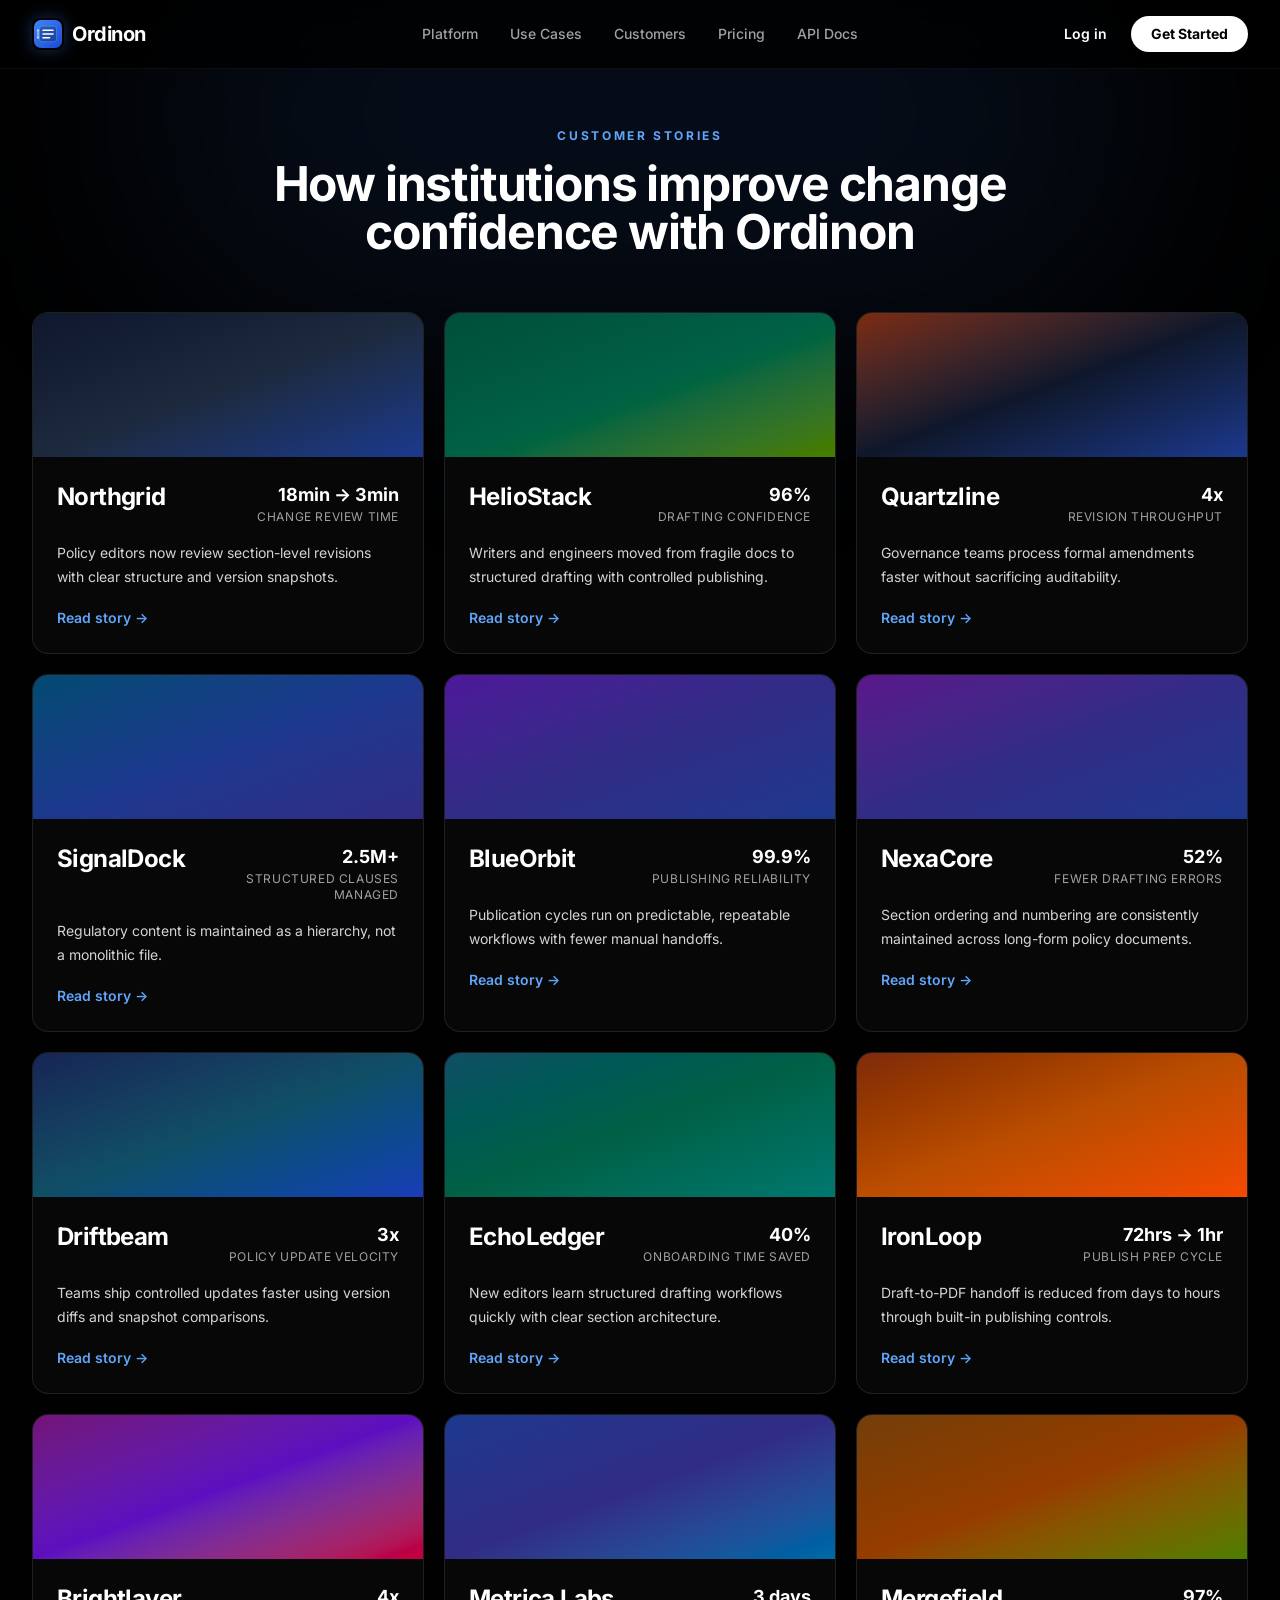
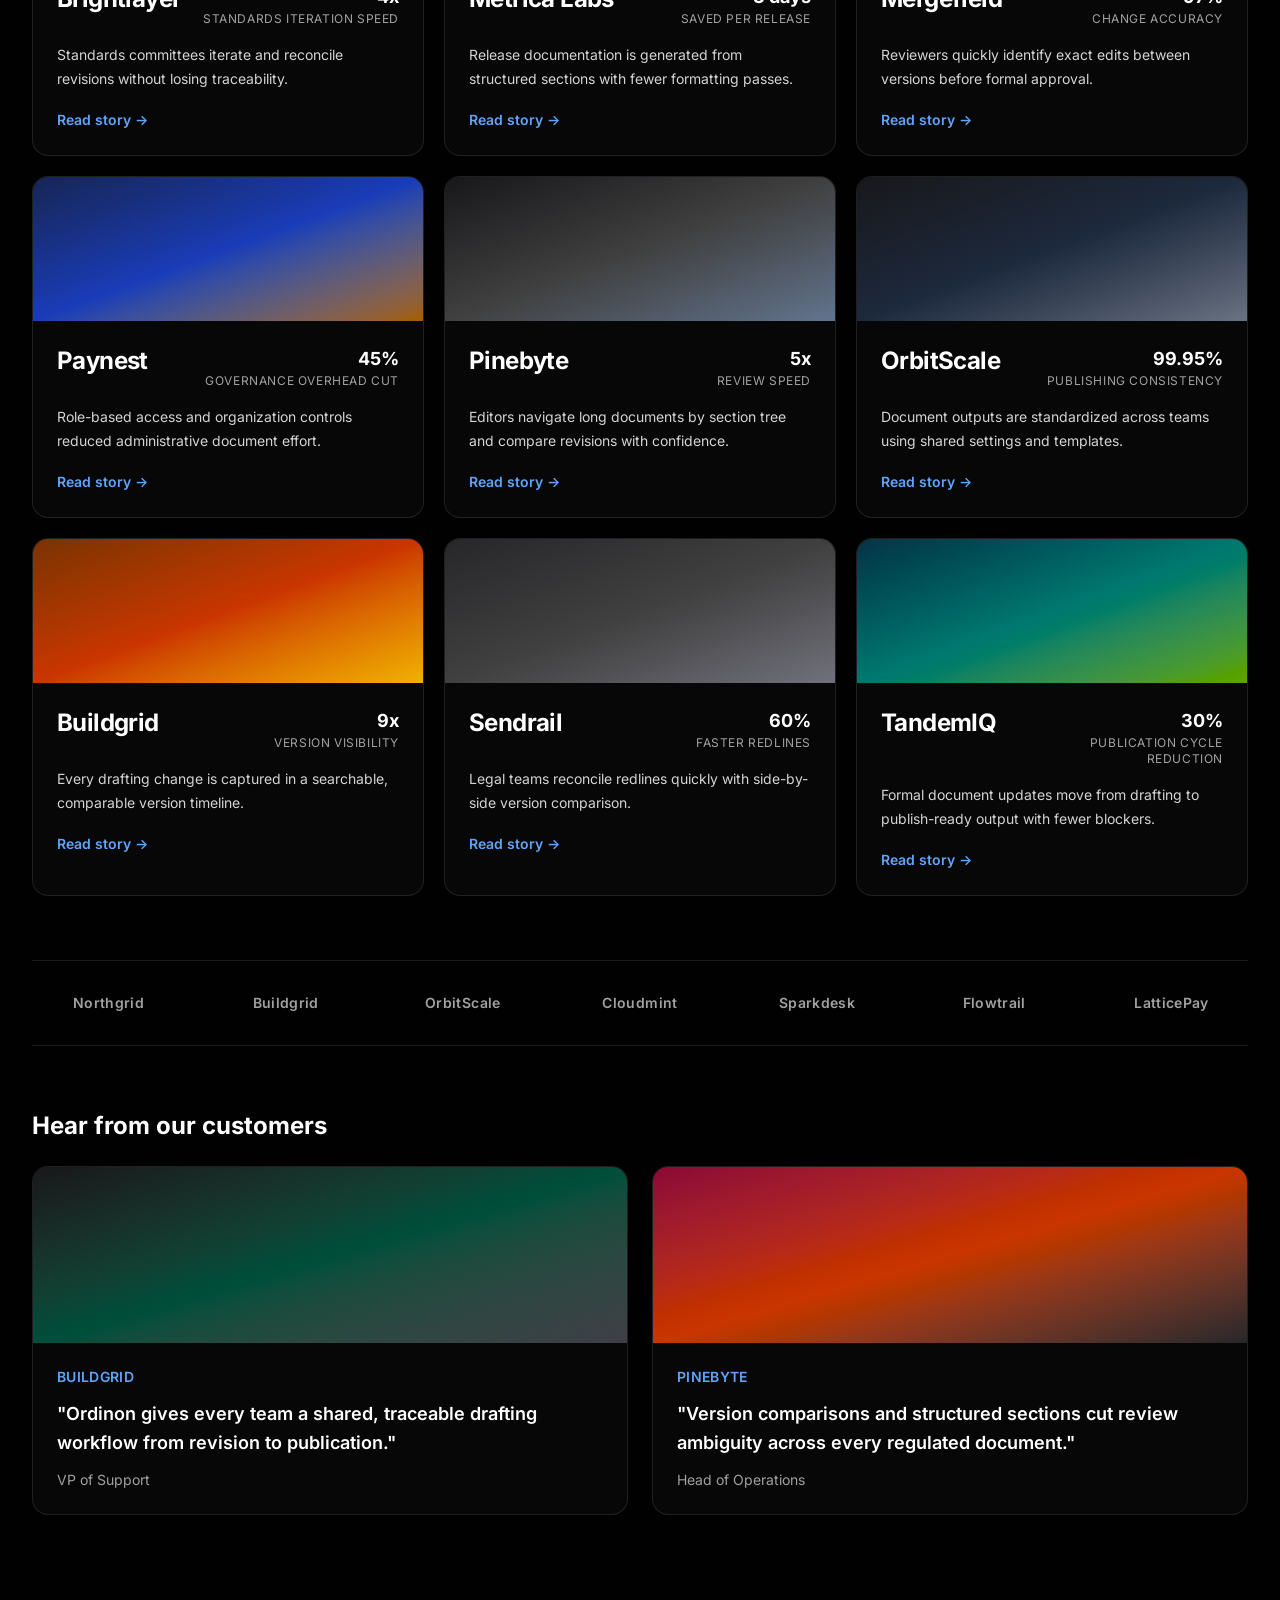
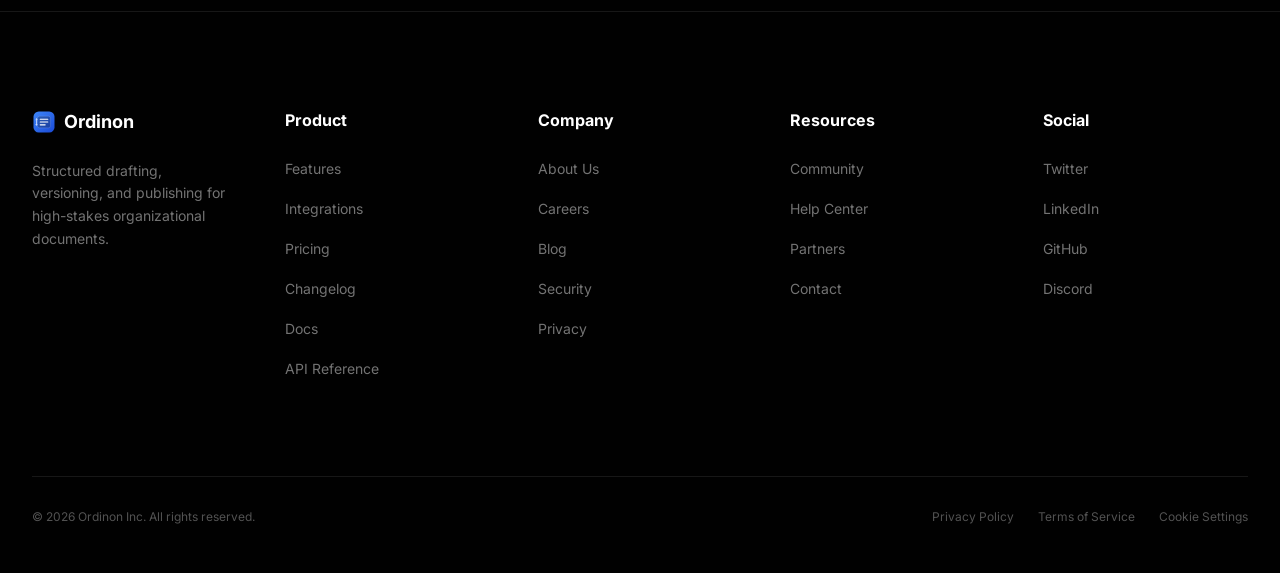
<file: customers/index.html>
<!DOCTYPE html><html lang="en"> <head><meta charset="UTF-8"><meta name="generator" content="Astro v5.18.1"><meta name="description" content="See how document teams use Ordinon to improve change confidence and publishing control."><meta name="viewport" content="width=device-width"><meta name="theme-color" content="#010101"><link rel="icon" type="image/svg+xml" href="/favicon.svg"><link rel="canonical" href="http://localhost:4321/customers/"><meta property="og:type" content="website"><meta property="og:title" content="Customers - Ordinon"><meta property="og:description" content="See how document teams use Ordinon to improve change confidence and publishing control."><meta property="og:url" content="http://localhost:4321/customers/"><meta property="og:image" content="http://localhost:4321/og-image.svg"><meta name="twitter:card" content="summary_large_image"><meta name="twitter:title" content="Customers - Ordinon"><meta name="twitter:description" content="See how document teams use Ordinon to improve change confidence and publishing control."><meta name="twitter:image" content="http://localhost:4321/og-image.svg"><title>Customers - Ordinon</title><link rel="stylesheet" href="/_astro/customers.B-YWxMlR.css"></head> <body class="bg-[#010101] text-white font-sans antialiased">  <header class="fixed top-0 z-50 w-full border-b border-white/5 bg-[#010101]/80 backdrop-blur-md"> <nav class="mx-auto flex max-w-7xl items-center justify-between p-4 lg:px-8"> <div class="flex lg:flex-1"> <a href="/" class="flex items-center gap-2 group"> <img src="/ordinon-icon.svg" alt="Ordinon logo" class="h-8 w-8 rounded-lg shadow-[0_0_15px_rgba(59,130,246,0.35)] transition-transform group-hover:scale-110"> <span class="text-xl font-bold tracking-tight">Ordinon</span> </a> </div> <div class="flex lg:hidden"> <button id="menu-toggle" type="button" class="text-neutral-400 hover:text-white p-2" aria-expanded="false" aria-controls="mobile-menu"> <span class="sr-only">Open main menu</span> <svg class="h-6 w-6" fill="none" viewBox="0 0 24 24" stroke-width="1.5" stroke="currentColor"> <path id="menu-icon" stroke-linecap="round" stroke-linejoin="round" d="M3.75 6.75h16.5M3.75 12h16.5m-16.5 5.25h16.5"></path> </svg> </button> </div> <div class="hidden lg:flex lg:gap-x-8"> <a href="/#features" class="text-sm font-medium text-neutral-400 hover:text-brand-accent transition-colors"> Platform </a><a href="/#use-cases" class="text-sm font-medium text-neutral-400 hover:text-brand-accent transition-colors"> Use Cases </a><a href="/customers" class="text-sm font-medium text-neutral-400 hover:text-brand-accent transition-colors"> Customers </a><a href="/pricing" class="text-sm font-medium text-neutral-400 hover:text-brand-accent transition-colors"> Pricing </a><a href="/docs/api" class="text-sm font-medium text-neutral-400 hover:text-brand-accent transition-colors"> API Docs </a> </div> <div class="hidden lg:flex lg:flex-1 lg:justify-end gap-x-6 items-center"> <a href="/login" class="text-sm font-semibold text-white">Log in</a> <a href="/signup" class="rounded-full bg-white px-5 py-2 text-sm font-bold text-black hover:bg-brand-primary hover:text-white transition-all">
Get Started
</a> </div> </nav> <div id="mobile-menu" class="hidden lg:hidden border-t border-white/5 bg-[#010101] px-6 py-6 space-y-4"> <a href="/#features" class="block text-base font-semibold text-neutral-300 hover:text-white"> Platform </a><a href="/#use-cases" class="block text-base font-semibold text-neutral-300 hover:text-white"> Use Cases </a><a href="/customers" class="block text-base font-semibold text-neutral-300 hover:text-white"> Customers </a><a href="/pricing" class="block text-base font-semibold text-neutral-300 hover:text-white"> Pricing </a><a href="/docs/api" class="block text-base font-semibold text-neutral-300 hover:text-white"> API Docs </a> <hr class="border-white/5"> <a href="/login" class="block text-base font-semibold text-white">Log in</a> <a href="/signup" class="block text-center rounded-xl bg-brand-primary py-3 text-base font-bold text-white">
Get Started
</a> </div> </header> <script type="module">const n=document.getElementById("menu-toggle"),t=document.getElementById("mobile-menu"),i=e=>{t&&(t.classList.toggle("hidden",!e),n?.setAttribute("aria-expanded",String(e)))};n?.addEventListener("click",()=>{const e=t?t.classList.contains("hidden"):!1;i(e)});document.addEventListener("keydown",e=>{e.key==="Escape"&&i(!1)});document.addEventListener("click",e=>{if(!t||!n)return;const s=e.target;s instanceof Node&&!t.contains(s)&&!n.contains(s)&&i(!1)});</script> <main class="relative overflow-hidden pt-32 pb-24"> <div class="pointer-events-none absolute -top-24 left-1/2 h-[420px] w-full max-w-[980px] -translate-x-1/2 rounded-full bg-brand-primary/10 blur-[120px]"></div> <section class="relative mx-auto max-w-7xl px-6 lg:px-8"> <div class="mx-auto max-w-3xl text-center"> <p class="mb-4 text-xs font-bold uppercase tracking-[0.22em] text-brand-accent">Customer Stories</p> <h1 class="text-4xl font-bold tracking-tight text-white sm:text-5xl">How institutions improve change confidence with Ordinon</h1> </div> <div class="mt-14 grid grid-cols-1 gap-5 md:grid-cols-2 xl:grid-cols-3"> <article class="overflow-hidden rounded-2xl border border-white/10 bg-brand-surface/70 backdrop-blur-sm"> <div class="h-36 bg-gradient-to-br from-slate-900 via-slate-800 to-blue-900"></div> <div class="space-y-4 p-6"> <div class="flex items-start justify-between gap-4"> <h2 class="text-2xl font-bold tracking-tight text-white">Northgrid</h2> <div class="text-right"> <p class="text-lg font-bold text-white">18min -&gt; 3min</p> <p class="text-xs uppercase tracking-wider text-neutral-400">Change review time</p> </div> </div> <p class="text-sm leading-6 text-neutral-300">Policy editors now review section-level revisions with clear structure and version snapshots.</p> <a href="/contact" class="inline-flex text-sm font-semibold text-brand-accent transition-colors hover:text-brand-primary">
Read story ->
</a> </div> </article><article class="overflow-hidden rounded-2xl border border-white/10 bg-brand-surface/70 backdrop-blur-sm"> <div class="h-36 bg-gradient-to-br from-emerald-900 via-emerald-800 to-lime-700"></div> <div class="space-y-4 p-6"> <div class="flex items-start justify-between gap-4"> <h2 class="text-2xl font-bold tracking-tight text-white">HelioStack</h2> <div class="text-right"> <p class="text-lg font-bold text-white">96%</p> <p class="text-xs uppercase tracking-wider text-neutral-400">Drafting confidence</p> </div> </div> <p class="text-sm leading-6 text-neutral-300">Writers and engineers moved from fragile docs to structured drafting with controlled publishing.</p> <a href="/customers/heliostack" class="inline-flex text-sm font-semibold text-brand-accent transition-colors hover:text-brand-primary">
Read story ->
</a> </div> </article><article class="overflow-hidden rounded-2xl border border-white/10 bg-brand-surface/70 backdrop-blur-sm"> <div class="h-36 bg-gradient-to-br from-orange-900 via-slate-900 to-blue-900"></div> <div class="space-y-4 p-6"> <div class="flex items-start justify-between gap-4"> <h2 class="text-2xl font-bold tracking-tight text-white">Quartzline</h2> <div class="text-right"> <p class="text-lg font-bold text-white">4x</p> <p class="text-xs uppercase tracking-wider text-neutral-400">Revision throughput</p> </div> </div> <p class="text-sm leading-6 text-neutral-300">Governance teams process formal amendments faster without sacrificing auditability.</p> <a href="/contact" class="inline-flex text-sm font-semibold text-brand-accent transition-colors hover:text-brand-primary">
Read story ->
</a> </div> </article><article class="overflow-hidden rounded-2xl border border-white/10 bg-brand-surface/70 backdrop-blur-sm"> <div class="h-36 bg-gradient-to-br from-sky-900 via-blue-900 to-indigo-900"></div> <div class="space-y-4 p-6"> <div class="flex items-start justify-between gap-4"> <h2 class="text-2xl font-bold tracking-tight text-white">SignalDock</h2> <div class="text-right"> <p class="text-lg font-bold text-white">2.5M+</p> <p class="text-xs uppercase tracking-wider text-neutral-400">Structured clauses managed</p> </div> </div> <p class="text-sm leading-6 text-neutral-300">Regulatory content is maintained as a hierarchy, not a monolithic file.</p> <a href="/contact" class="inline-flex text-sm font-semibold text-brand-accent transition-colors hover:text-brand-primary">
Read story ->
</a> </div> </article><article class="overflow-hidden rounded-2xl border border-white/10 bg-brand-surface/70 backdrop-blur-sm"> <div class="h-36 bg-gradient-to-br from-violet-900 via-indigo-900 to-blue-900"></div> <div class="space-y-4 p-6"> <div class="flex items-start justify-between gap-4"> <h2 class="text-2xl font-bold tracking-tight text-white">BlueOrbit</h2> <div class="text-right"> <p class="text-lg font-bold text-white">99.9%</p> <p class="text-xs uppercase tracking-wider text-neutral-400">Publishing reliability</p> </div> </div> <p class="text-sm leading-6 text-neutral-300">Publication cycles run on predictable, repeatable workflows with fewer manual handoffs.</p> <a href="/contact" class="inline-flex text-sm font-semibold text-brand-accent transition-colors hover:text-brand-primary">
Read story ->
</a> </div> </article><article class="overflow-hidden rounded-2xl border border-white/10 bg-brand-surface/70 backdrop-blur-sm"> <div class="h-36 bg-gradient-to-br from-purple-900 via-indigo-900 to-blue-900"></div> <div class="space-y-4 p-6"> <div class="flex items-start justify-between gap-4"> <h2 class="text-2xl font-bold tracking-tight text-white">NexaCore</h2> <div class="text-right"> <p class="text-lg font-bold text-white">52%</p> <p class="text-xs uppercase tracking-wider text-neutral-400">Fewer drafting errors</p> </div> </div> <p class="text-sm leading-6 text-neutral-300">Section ordering and numbering are consistently maintained across long-form policy documents.</p> <a href="/contact" class="inline-flex text-sm font-semibold text-brand-accent transition-colors hover:text-brand-primary">
Read story ->
</a> </div> </article><article class="overflow-hidden rounded-2xl border border-white/10 bg-brand-surface/70 backdrop-blur-sm"> <div class="h-36 bg-gradient-to-br from-blue-950 via-cyan-900 to-blue-800"></div> <div class="space-y-4 p-6"> <div class="flex items-start justify-between gap-4"> <h2 class="text-2xl font-bold tracking-tight text-white">Driftbeam</h2> <div class="text-right"> <p class="text-lg font-bold text-white">3x</p> <p class="text-xs uppercase tracking-wider text-neutral-400">Policy update velocity</p> </div> </div> <p class="text-sm leading-6 text-neutral-300">Teams ship controlled updates faster using version diffs and snapshot comparisons.</p> <a href="/contact" class="inline-flex text-sm font-semibold text-brand-accent transition-colors hover:text-brand-primary">
Read story ->
</a> </div> </article><article class="overflow-hidden rounded-2xl border border-white/10 bg-brand-surface/70 backdrop-blur-sm"> <div class="h-36 bg-gradient-to-br from-cyan-900 via-emerald-800 to-teal-700"></div> <div class="space-y-4 p-6"> <div class="flex items-start justify-between gap-4"> <h2 class="text-2xl font-bold tracking-tight text-white">EchoLedger</h2> <div class="text-right"> <p class="text-lg font-bold text-white">40%</p> <p class="text-xs uppercase tracking-wider text-neutral-400">Onboarding time saved</p> </div> </div> <p class="text-sm leading-6 text-neutral-300">New editors learn structured drafting workflows quickly with clear section architecture.</p> <a href="/contact" class="inline-flex text-sm font-semibold text-brand-accent transition-colors hover:text-brand-primary">
Read story ->
</a> </div> </article><article class="overflow-hidden rounded-2xl border border-white/10 bg-brand-surface/70 backdrop-blur-sm"> <div class="h-36 bg-gradient-to-br from-orange-900 via-amber-700 to-orange-600"></div> <div class="space-y-4 p-6"> <div class="flex items-start justify-between gap-4"> <h2 class="text-2xl font-bold tracking-tight text-white">IronLoop</h2> <div class="text-right"> <p class="text-lg font-bold text-white">72hrs -&gt; 1hr</p> <p class="text-xs uppercase tracking-wider text-neutral-400">Publish prep cycle</p> </div> </div> <p class="text-sm leading-6 text-neutral-300">Draft-to-PDF handoff is reduced from days to hours through built-in publishing controls.</p> <a href="/contact" class="inline-flex text-sm font-semibold text-brand-accent transition-colors hover:text-brand-primary">
Read story ->
</a> </div> </article><article class="overflow-hidden rounded-2xl border border-white/10 bg-brand-surface/70 backdrop-blur-sm"> <div class="h-36 bg-gradient-to-br from-fuchsia-900 via-violet-800 to-rose-700"></div> <div class="space-y-4 p-6"> <div class="flex items-start justify-between gap-4"> <h2 class="text-2xl font-bold tracking-tight text-white">Brightlayer</h2> <div class="text-right"> <p class="text-lg font-bold text-white">4x</p> <p class="text-xs uppercase tracking-wider text-neutral-400">Standards iteration speed</p> </div> </div> <p class="text-sm leading-6 text-neutral-300">Standards committees iterate and reconcile revisions without losing traceability.</p> <a href="/contact" class="inline-flex text-sm font-semibold text-brand-accent transition-colors hover:text-brand-primary">
Read story ->
</a> </div> </article><article class="overflow-hidden rounded-2xl border border-white/10 bg-brand-surface/70 backdrop-blur-sm"> <div class="h-36 bg-gradient-to-br from-blue-900 via-indigo-900 to-sky-700"></div> <div class="space-y-4 p-6"> <div class="flex items-start justify-between gap-4"> <h2 class="text-2xl font-bold tracking-tight text-white">Metrica Labs</h2> <div class="text-right"> <p class="text-lg font-bold text-white">3 days</p> <p class="text-xs uppercase tracking-wider text-neutral-400">Saved per release</p> </div> </div> <p class="text-sm leading-6 text-neutral-300">Release documentation is generated from structured sections with fewer formatting passes.</p> <a href="/contact" class="inline-flex text-sm font-semibold text-brand-accent transition-colors hover:text-brand-primary">
Read story ->
</a> </div> </article><article class="overflow-hidden rounded-2xl border border-white/10 bg-brand-surface/70 backdrop-blur-sm"> <div class="h-36 bg-gradient-to-br from-yellow-900 via-amber-800 to-lime-700"></div> <div class="space-y-4 p-6"> <div class="flex items-start justify-between gap-4"> <h2 class="text-2xl font-bold tracking-tight text-white">Mergefield</h2> <div class="text-right"> <p class="text-lg font-bold text-white">97%</p> <p class="text-xs uppercase tracking-wider text-neutral-400">Change accuracy</p> </div> </div> <p class="text-sm leading-6 text-neutral-300">Reviewers quickly identify exact edits between versions before formal approval.</p> <a href="/contact" class="inline-flex text-sm font-semibold text-brand-accent transition-colors hover:text-brand-primary">
Read story ->
</a> </div> </article><article class="overflow-hidden rounded-2xl border border-white/10 bg-brand-surface/70 backdrop-blur-sm"> <div class="h-36 bg-gradient-to-br from-blue-950 via-blue-800 to-yellow-700"></div> <div class="space-y-4 p-6"> <div class="flex items-start justify-between gap-4"> <h2 class="text-2xl font-bold tracking-tight text-white">Paynest</h2> <div class="text-right"> <p class="text-lg font-bold text-white">45%</p> <p class="text-xs uppercase tracking-wider text-neutral-400">Governance overhead cut</p> </div> </div> <p class="text-sm leading-6 text-neutral-300">Role-based access and organization controls reduced administrative document effort.</p> <a href="/contact" class="inline-flex text-sm font-semibold text-brand-accent transition-colors hover:text-brand-primary">
Read story ->
</a> </div> </article><article class="overflow-hidden rounded-2xl border border-white/10 bg-brand-surface/70 backdrop-blur-sm"> <div class="h-36 bg-gradient-to-br from-zinc-900 via-neutral-700 to-slate-500"></div> <div class="space-y-4 p-6"> <div class="flex items-start justify-between gap-4"> <h2 class="text-2xl font-bold tracking-tight text-white">Pinebyte</h2> <div class="text-right"> <p class="text-lg font-bold text-white">5x</p> <p class="text-xs uppercase tracking-wider text-neutral-400">Review speed</p> </div> </div> <p class="text-sm leading-6 text-neutral-300">Editors navigate long documents by section tree and compare revisions with confidence.</p> <a href="/contact" class="inline-flex text-sm font-semibold text-brand-accent transition-colors hover:text-brand-primary">
Read story ->
</a> </div> </article><article class="overflow-hidden rounded-2xl border border-white/10 bg-brand-surface/70 backdrop-blur-sm"> <div class="h-36 bg-gradient-to-br from-zinc-900 via-slate-800 to-gray-500"></div> <div class="space-y-4 p-6"> <div class="flex items-start justify-between gap-4"> <h2 class="text-2xl font-bold tracking-tight text-white">OrbitScale</h2> <div class="text-right"> <p class="text-lg font-bold text-white">99.95%</p> <p class="text-xs uppercase tracking-wider text-neutral-400">Publishing consistency</p> </div> </div> <p class="text-sm leading-6 text-neutral-300">Document outputs are standardized across teams using shared settings and templates.</p> <a href="/contact" class="inline-flex text-sm font-semibold text-brand-accent transition-colors hover:text-brand-primary">
Read story ->
</a> </div> </article><article class="overflow-hidden rounded-2xl border border-white/10 bg-brand-surface/70 backdrop-blur-sm"> <div class="h-36 bg-gradient-to-br from-amber-900 via-orange-700 to-yellow-500"></div> <div class="space-y-4 p-6"> <div class="flex items-start justify-between gap-4"> <h2 class="text-2xl font-bold tracking-tight text-white">Buildgrid</h2> <div class="text-right"> <p class="text-lg font-bold text-white">9x</p> <p class="text-xs uppercase tracking-wider text-neutral-400">Version visibility</p> </div> </div> <p class="text-sm leading-6 text-neutral-300">Every drafting change is captured in a searchable, comparable version timeline.</p> <a href="/contact" class="inline-flex text-sm font-semibold text-brand-accent transition-colors hover:text-brand-primary">
Read story ->
</a> </div> </article><article class="overflow-hidden rounded-2xl border border-white/10 bg-brand-surface/70 backdrop-blur-sm"> <div class="h-36 bg-gradient-to-br from-zinc-800 via-neutral-700 to-zinc-500"></div> <div class="space-y-4 p-6"> <div class="flex items-start justify-between gap-4"> <h2 class="text-2xl font-bold tracking-tight text-white">Sendrail</h2> <div class="text-right"> <p class="text-lg font-bold text-white">60%</p> <p class="text-xs uppercase tracking-wider text-neutral-400">Faster redlines</p> </div> </div> <p class="text-sm leading-6 text-neutral-300">Legal teams reconcile redlines quickly with side-by-side version comparison.</p> <a href="/contact" class="inline-flex text-sm font-semibold text-brand-accent transition-colors hover:text-brand-primary">
Read story ->
</a> </div> </article><article class="overflow-hidden rounded-2xl border border-white/10 bg-brand-surface/70 backdrop-blur-sm"> <div class="h-36 bg-gradient-to-br from-cyan-950 via-teal-700 to-lime-600"></div> <div class="space-y-4 p-6"> <div class="flex items-start justify-between gap-4"> <h2 class="text-2xl font-bold tracking-tight text-white">TandemIQ</h2> <div class="text-right"> <p class="text-lg font-bold text-white">30%</p> <p class="text-xs uppercase tracking-wider text-neutral-400">Publication cycle reduction</p> </div> </div> <p class="text-sm leading-6 text-neutral-300">Formal document updates move from drafting to publish-ready output with fewer blockers.</p> <a href="/contact" class="inline-flex text-sm font-semibold text-brand-accent transition-colors hover:text-brand-primary">
Read story ->
</a> </div> </article> </div> <div class="mt-16 border-y border-white/10 py-8"> <div class="grid grid-cols-2 gap-6 text-center sm:grid-cols-4 lg:grid-cols-7"> <span class="text-sm font-semibold tracking-wide text-neutral-400">Northgrid</span><span class="text-sm font-semibold tracking-wide text-neutral-400">Buildgrid</span><span class="text-sm font-semibold tracking-wide text-neutral-400">OrbitScale</span><span class="text-sm font-semibold tracking-wide text-neutral-400">Cloudmint</span><span class="text-sm font-semibold tracking-wide text-neutral-400">Sparkdesk</span><span class="text-sm font-semibold tracking-wide text-neutral-400">Flowtrail</span><span class="text-sm font-semibold tracking-wide text-neutral-400">LatticePay</span> </div> </div> <div class="mt-16"> <h2 class="text-2xl font-bold text-white">Hear from our customers</h2> <div class="mt-6 grid gap-6 lg:grid-cols-2"> <article class="overflow-hidden rounded-2xl border border-white/10 bg-brand-surface/70"> <div class="h-44 bg-gradient-to-br from-zinc-900 via-emerald-900 to-zinc-700"></div> <div class="space-y-3 p-6"> <p class="text-sm font-semibold uppercase tracking-wide text-brand-accent">Buildgrid</p> <p class="text-lg font-semibold leading-relaxed text-white">"Ordinon gives every team a shared, traceable drafting workflow from revision to publication."</p> <p class="text-sm text-neutral-400">VP of Support</p> </div> </article> <article class="overflow-hidden rounded-2xl border border-white/10 bg-brand-surface/70"> <div class="h-44 bg-gradient-to-br from-rose-900 via-orange-700 to-zinc-800"></div> <div class="space-y-3 p-6"> <p class="text-sm font-semibold uppercase tracking-wide text-brand-accent">Pinebyte</p> <p class="text-lg font-semibold leading-relaxed text-white">"Version comparisons and structured sections cut review ambiguity across every regulated document."</p> <p class="text-sm text-neutral-400">Head of Operations</p> </div> </article> </div> </div> </section> </main> <footer class="border-t border-neutral-900 bg-[#010101] pt-24 pb-12"> <div class="mx-auto max-w-7xl px-6 lg:px-8"> <div class="grid grid-cols-2 md:grid-cols-4 lg:grid-cols-5 gap-12"> <div class="col-span-2 lg:col-span-1"> <div class="flex items-center gap-2 mb-6"> <img src="/ordinon-icon.svg" alt="Ordinon logo" class="h-6 w-6 rounded-md"> <span class="text-lg font-bold">Ordinon</span> </div> <p class="text-neutral-500 text-sm leading-relaxed">
Structured drafting, versioning, and publishing for high-stakes organizational documents.
</p> </div> <div> <h4 class="text-white font-bold mb-6">Product</h4> <ul class="space-y-4"> <li> <a href="/#features" class="text-neutral-500 hover:text-brand-primary transition-colors text-sm"> Features </a> </li><li> <a href="/integrations" class="text-neutral-500 hover:text-brand-primary transition-colors text-sm"> Integrations </a> </li><li> <a href="/pricing" class="text-neutral-500 hover:text-brand-primary transition-colors text-sm"> Pricing </a> </li><li> <a href="/changelog" class="text-neutral-500 hover:text-brand-primary transition-colors text-sm"> Changelog </a> </li><li> <a href="/docs" class="text-neutral-500 hover:text-brand-primary transition-colors text-sm"> Docs </a> </li><li> <a href="/docs/api" class="text-neutral-500 hover:text-brand-primary transition-colors text-sm"> API Reference </a> </li> </ul> </div><div> <h4 class="text-white font-bold mb-6">Company</h4> <ul class="space-y-4"> <li> <a href="/about" class="text-neutral-500 hover:text-brand-primary transition-colors text-sm"> About Us </a> </li><li> <a href="/careers" class="text-neutral-500 hover:text-brand-primary transition-colors text-sm"> Careers </a> </li><li> <a href="/blog" class="text-neutral-500 hover:text-brand-primary transition-colors text-sm"> Blog </a> </li><li> <a href="/security" class="text-neutral-500 hover:text-brand-primary transition-colors text-sm"> Security </a> </li><li> <a href="/privacy" class="text-neutral-500 hover:text-brand-primary transition-colors text-sm"> Privacy </a> </li> </ul> </div><div> <h4 class="text-white font-bold mb-6">Resources</h4> <ul class="space-y-4"> <li> <a href="/community" class="text-neutral-500 hover:text-brand-primary transition-colors text-sm"> Community </a> </li><li> <a href="/help" class="text-neutral-500 hover:text-brand-primary transition-colors text-sm"> Help Center </a> </li><li> <a href="/partners" class="text-neutral-500 hover:text-brand-primary transition-colors text-sm"> Partners </a> </li><li> <a href="/contact" class="text-neutral-500 hover:text-brand-primary transition-colors text-sm"> Contact </a> </li> </ul> </div><div> <h4 class="text-white font-bold mb-6">Social</h4> <ul class="space-y-4"> <li> <a href="https://twitter.com" class="text-neutral-500 hover:text-brand-primary transition-colors text-sm"> Twitter </a> </li><li> <a href="https://linkedin.com" class="text-neutral-500 hover:text-brand-primary transition-colors text-sm"> LinkedIn </a> </li><li> <a href="https://github.com" class="text-neutral-500 hover:text-brand-primary transition-colors text-sm"> GitHub </a> </li><li> <a href="https://discord.com" class="text-neutral-500 hover:text-brand-primary transition-colors text-sm"> Discord </a> </li> </ul> </div> </div> <div class="mt-24 pt-8 border-t border-neutral-900 flex flex-col md:flex-row justify-between items-center gap-4"> <p class="text-neutral-600 text-xs">© 2026 Ordinon Inc. All rights reserved.</p> <div class="flex gap-6"> <a href="/privacy" class="text-neutral-600 hover:text-white text-xs">Privacy Policy</a> <a href="/terms" class="text-neutral-600 hover:text-white text-xs">Terms of Service</a> <a href="/cookies" class="text-neutral-600 hover:text-white text-xs">Cookie Settings</a> </div> </div> </div> </footer>  </body></html>
</file>
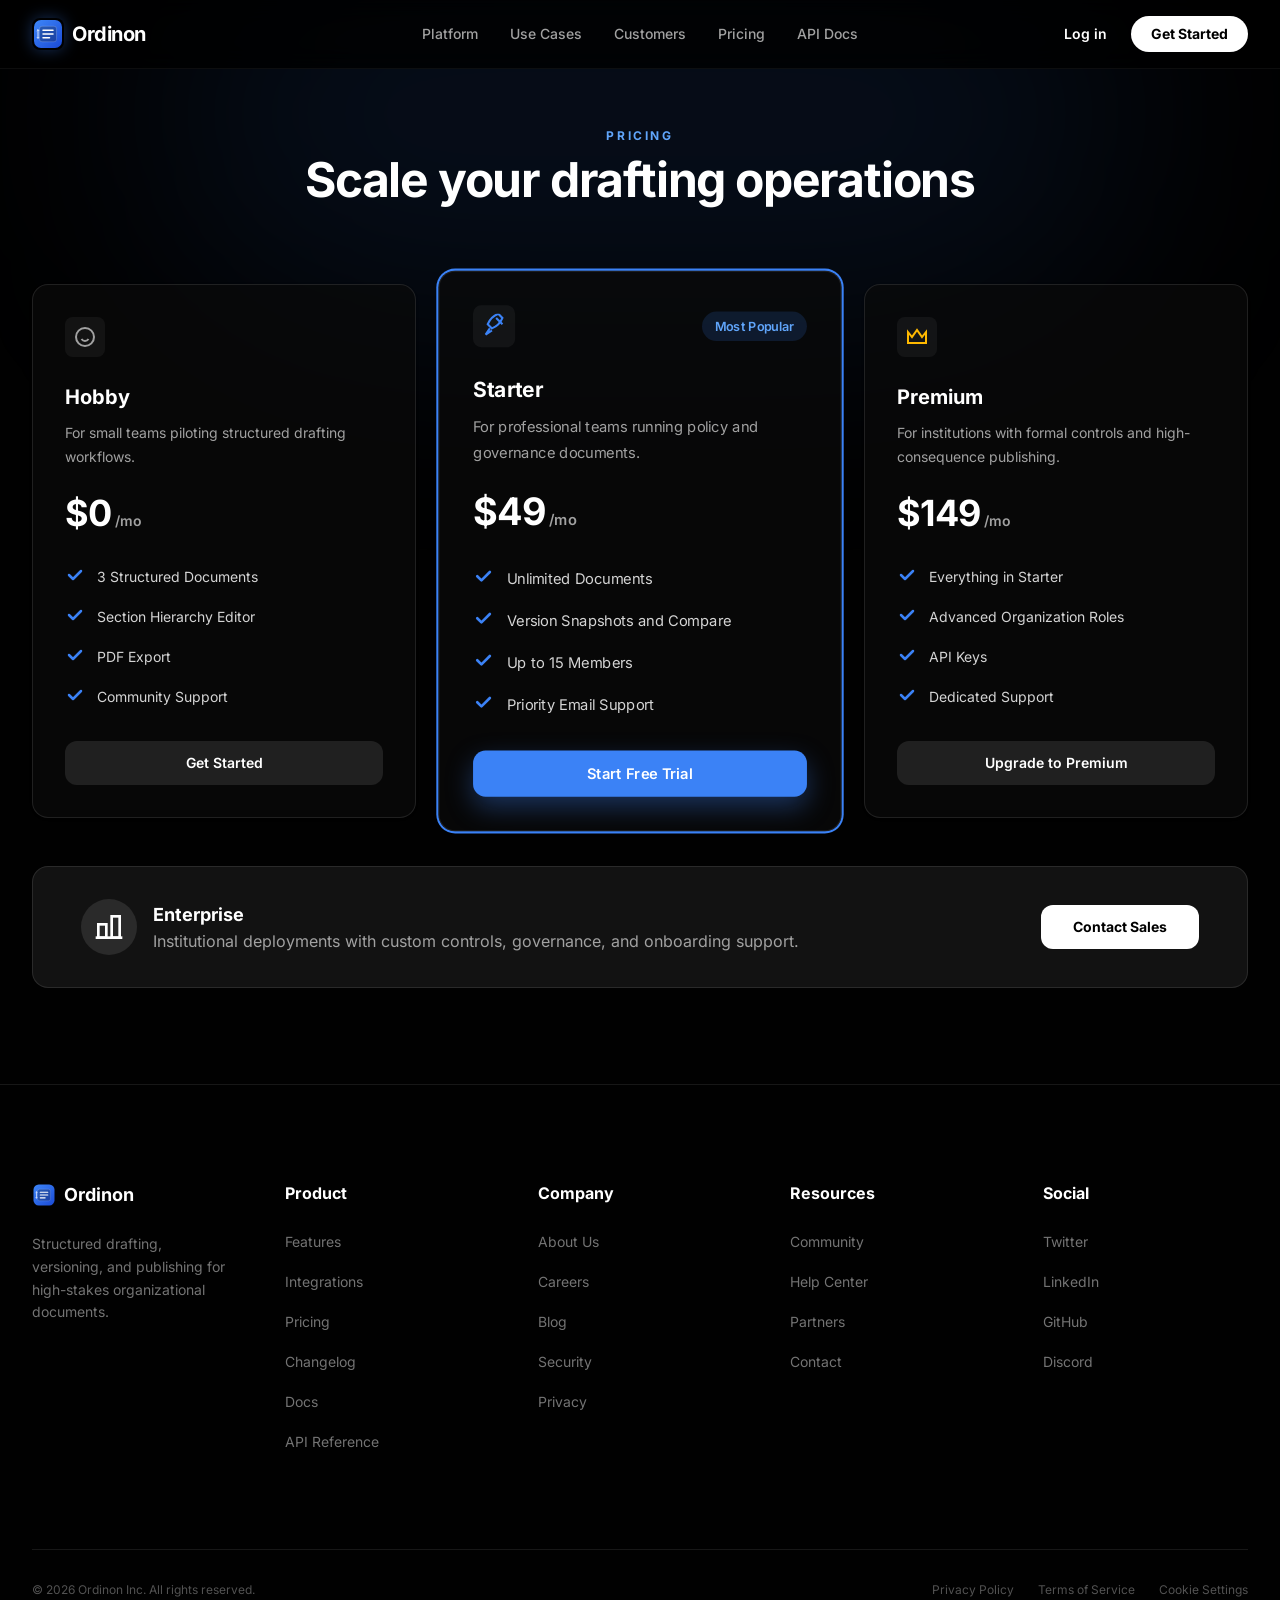
<file: pricing/index.html>
<!DOCTYPE html><html lang="en"> <head><meta charset="UTF-8"><meta name="generator" content="Astro v5.18.1"><meta name="description" content="Simple, transparent pricing for structured document teams."><meta name="viewport" content="width=device-width"><meta name="theme-color" content="#010101"><link rel="icon" type="image/svg+xml" href="/favicon.svg"><link rel="canonical" href="http://localhost:4321/pricing/"><meta property="og:type" content="website"><meta property="og:title" content="Pricing - Ordinon"><meta property="og:description" content="Simple, transparent pricing for structured document teams."><meta property="og:url" content="http://localhost:4321/pricing/"><meta property="og:image" content="http://localhost:4321/og-image.svg"><meta name="twitter:card" content="summary_large_image"><meta name="twitter:title" content="Pricing - Ordinon"><meta name="twitter:description" content="Simple, transparent pricing for structured document teams."><meta name="twitter:image" content="http://localhost:4321/og-image.svg"><title>Pricing - Ordinon</title><link rel="stylesheet" href="/_astro/customers.B-YWxMlR.css"></head> <body class="bg-[#010101] text-white font-sans antialiased">  <header class="fixed top-0 z-50 w-full border-b border-white/5 bg-[#010101]/80 backdrop-blur-md"> <nav class="mx-auto flex max-w-7xl items-center justify-between p-4 lg:px-8"> <div class="flex lg:flex-1"> <a href="/" class="flex items-center gap-2 group"> <img src="/ordinon-icon.svg" alt="Ordinon logo" class="h-8 w-8 rounded-lg shadow-[0_0_15px_rgba(59,130,246,0.35)] transition-transform group-hover:scale-110"> <span class="text-xl font-bold tracking-tight">Ordinon</span> </a> </div> <div class="flex lg:hidden"> <button id="menu-toggle" type="button" class="text-neutral-400 hover:text-white p-2" aria-expanded="false" aria-controls="mobile-menu"> <span class="sr-only">Open main menu</span> <svg class="h-6 w-6" fill="none" viewBox="0 0 24 24" stroke-width="1.5" stroke="currentColor"> <path id="menu-icon" stroke-linecap="round" stroke-linejoin="round" d="M3.75 6.75h16.5M3.75 12h16.5m-16.5 5.25h16.5"></path> </svg> </button> </div> <div class="hidden lg:flex lg:gap-x-8"> <a href="/#features" class="text-sm font-medium text-neutral-400 hover:text-brand-accent transition-colors"> Platform </a><a href="/#use-cases" class="text-sm font-medium text-neutral-400 hover:text-brand-accent transition-colors"> Use Cases </a><a href="/customers" class="text-sm font-medium text-neutral-400 hover:text-brand-accent transition-colors"> Customers </a><a href="/pricing" class="text-sm font-medium text-neutral-400 hover:text-brand-accent transition-colors"> Pricing </a><a href="/docs/api" class="text-sm font-medium text-neutral-400 hover:text-brand-accent transition-colors"> API Docs </a> </div> <div class="hidden lg:flex lg:flex-1 lg:justify-end gap-x-6 items-center"> <a href="/login" class="text-sm font-semibold text-white">Log in</a> <a href="/signup" class="rounded-full bg-white px-5 py-2 text-sm font-bold text-black hover:bg-brand-primary hover:text-white transition-all">
Get Started
</a> </div> </nav> <div id="mobile-menu" class="hidden lg:hidden border-t border-white/5 bg-[#010101] px-6 py-6 space-y-4"> <a href="/#features" class="block text-base font-semibold text-neutral-300 hover:text-white"> Platform </a><a href="/#use-cases" class="block text-base font-semibold text-neutral-300 hover:text-white"> Use Cases </a><a href="/customers" class="block text-base font-semibold text-neutral-300 hover:text-white"> Customers </a><a href="/pricing" class="block text-base font-semibold text-neutral-300 hover:text-white"> Pricing </a><a href="/docs/api" class="block text-base font-semibold text-neutral-300 hover:text-white"> API Docs </a> <hr class="border-white/5"> <a href="/login" class="block text-base font-semibold text-white">Log in</a> <a href="/signup" class="block text-center rounded-xl bg-brand-primary py-3 text-base font-bold text-white">
Get Started
</a> </div> </header> <script type="module">const n=document.getElementById("menu-toggle"),t=document.getElementById("mobile-menu"),i=e=>{t&&(t.classList.toggle("hidden",!e),n?.setAttribute("aria-expanded",String(e)))};n?.addEventListener("click",()=>{const e=t?t.classList.contains("hidden"):!1;i(e)});document.addEventListener("keydown",e=>{e.key==="Escape"&&i(!1)});document.addEventListener("click",e=>{if(!t||!n)return;const s=e.target;s instanceof Node&&!t.contains(s)&&!n.contains(s)&&i(!1)});</script> <main class="relative overflow-hidden pt-32 pb-24"> <div class="pointer-events-none absolute -top-24 left-1/2 h-[420px] w-full max-w-[980px] -translate-x-1/2 rounded-full bg-brand-primary/10 blur-[120px]"></div> <section class="relative mx-auto max-w-7xl px-6 lg:px-8"> <div class="mx-auto max-w-2xl text-center"> <h1 class="text-xs font-bold uppercase tracking-[0.22em] text-brand-accent">Pricing</h1> <p class="mt-3 text-4xl font-bold tracking-tight text-white sm:text-5xl">Scale your drafting operations</p> </div> <div class="isolate mx-auto mt-16 grid max-w-md grid-cols-1 gap-y-8 sm:mt-20 lg:mx-0 lg:max-w-none lg:grid-cols-3 lg:gap-x-8"> <article class="relative flex flex-col rounded-2xl border border-white/10 bg-brand-surface/70 p-8 shadow-sm transition-all hover:border-brand-primary/40 hover:shadow-[0_8px_30px_rgba(0,0,0,0.4)] "> <div class="mb-6 flex items-center justify-between"> <div class="rounded-lg bg-white/5 p-2"> <svg class="h-6 w-6 text-neutral-400" viewBox="0 0 24 24" fill="none" stroke="currentColor" stroke-width="2"> <circle cx="12" cy="12" r="9"></circle> <path d="M9 10h.01M15 10h.01"></path> <path d="M8.5 14c.8 1.2 2 2 3.5 2s2.7-.8 3.5-2"></path> </svg>   </div>  </div> <h2 class="text-xl font-bold leading-8 text-white">Hobby</h2> <p class="mt-2 h-12 text-sm leading-6 text-neutral-400">For small teams piloting structured drafting workflows.</p> <div class="mt-6 flex items-baseline gap-x-1"> <span class="text-4xl font-bold tracking-tight text-white">$0</span> <span class="text-sm font-semibold leading-6 text-neutral-400">/mo</span> </div> <ul role="list" class="mt-8 flex-1 space-y-4 text-sm leading-6 text-neutral-300"> <li class="flex gap-x-3"> <svg class="h-5 w-5 flex-none text-brand-primary" viewBox="0 0 20 20" fill="none" stroke="currentColor" stroke-width="2.5"> <path stroke-linecap="round" stroke-linejoin="round" d="M4 10l4 4 8-8"></path> </svg> 3 Structured Documents </li><li class="flex gap-x-3"> <svg class="h-5 w-5 flex-none text-brand-primary" viewBox="0 0 20 20" fill="none" stroke="currentColor" stroke-width="2.5"> <path stroke-linecap="round" stroke-linejoin="round" d="M4 10l4 4 8-8"></path> </svg> Section Hierarchy Editor </li><li class="flex gap-x-3"> <svg class="h-5 w-5 flex-none text-brand-primary" viewBox="0 0 20 20" fill="none" stroke="currentColor" stroke-width="2.5"> <path stroke-linecap="round" stroke-linejoin="round" d="M4 10l4 4 8-8"></path> </svg> PDF Export </li><li class="flex gap-x-3"> <svg class="h-5 w-5 flex-none text-brand-primary" viewBox="0 0 20 20" fill="none" stroke="currentColor" stroke-width="2.5"> <path stroke-linecap="round" stroke-linejoin="round" d="M4 10l4 4 8-8"></path> </svg> Community Support </li> </ul> <a href="/contact" class="mt-8 w-full rounded-xl px-4 py-3 text-center text-sm font-semibold transition-colors bg-white/10 text-white hover:bg-white/15"> Get Started </a> </article><article class="relative flex flex-col rounded-2xl border border-white/10 bg-brand-surface/70 p-8 shadow-sm transition-all hover:border-brand-primary/40 hover:shadow-[0_8px_30px_rgba(0,0,0,0.4)] ring-2 ring-brand-primary lg:scale-105 z-10"> <div class="mb-6 flex items-center justify-between"> <div class="rounded-lg bg-white/5 p-2">  <svg class="h-6 w-6 text-brand-primary" viewBox="0 0 24 24" fill="none" stroke="currentColor" stroke-width="2"> <path d="M14 4l6 6"></path> <path d="M8 14l-4 6 6-4"></path> <path d="M10 14l-4-4c2-5 5-8 10-10l4 4c-2 5-5 8-10 10z"></path> </svg>  </div> <span class="rounded-full bg-brand-primary/15 px-3 py-1 text-xs font-semibold leading-5 text-brand-accent">
Most Popular
</span> </div> <h2 class="text-xl font-bold leading-8 text-white">Starter</h2> <p class="mt-2 h-12 text-sm leading-6 text-neutral-400">For professional teams running policy and governance documents.</p> <div class="mt-6 flex items-baseline gap-x-1"> <span class="text-4xl font-bold tracking-tight text-white">$49</span> <span class="text-sm font-semibold leading-6 text-neutral-400">/mo</span> </div> <ul role="list" class="mt-8 flex-1 space-y-4 text-sm leading-6 text-neutral-300"> <li class="flex gap-x-3"> <svg class="h-5 w-5 flex-none text-brand-primary" viewBox="0 0 20 20" fill="none" stroke="currentColor" stroke-width="2.5"> <path stroke-linecap="round" stroke-linejoin="round" d="M4 10l4 4 8-8"></path> </svg> Unlimited Documents </li><li class="flex gap-x-3"> <svg class="h-5 w-5 flex-none text-brand-primary" viewBox="0 0 20 20" fill="none" stroke="currentColor" stroke-width="2.5"> <path stroke-linecap="round" stroke-linejoin="round" d="M4 10l4 4 8-8"></path> </svg> Version Snapshots and Compare </li><li class="flex gap-x-3"> <svg class="h-5 w-5 flex-none text-brand-primary" viewBox="0 0 20 20" fill="none" stroke="currentColor" stroke-width="2.5"> <path stroke-linecap="round" stroke-linejoin="round" d="M4 10l4 4 8-8"></path> </svg> Up to 15 Members </li><li class="flex gap-x-3"> <svg class="h-5 w-5 flex-none text-brand-primary" viewBox="0 0 20 20" fill="none" stroke="currentColor" stroke-width="2.5"> <path stroke-linecap="round" stroke-linejoin="round" d="M4 10l4 4 8-8"></path> </svg> Priority Email Support </li> </ul> <a href="/signup" class="mt-8 w-full rounded-xl px-4 py-3 text-center text-sm font-semibold transition-colors bg-brand-primary text-white hover:bg-brand-accent shadow-[0_10px_25px_rgba(59,130,246,0.35)]"> Start Free Trial </a> </article><article class="relative flex flex-col rounded-2xl border border-white/10 bg-brand-surface/70 p-8 shadow-sm transition-all hover:border-brand-primary/40 hover:shadow-[0_8px_30px_rgba(0,0,0,0.4)] "> <div class="mb-6 flex items-center justify-between"> <div class="rounded-lg bg-white/5 p-2">   <svg class="h-6 w-6 text-amber-400" viewBox="0 0 24 24" fill="none" stroke="currentColor" stroke-width="2"> <path d="M3 7l4 5 5-7 5 7 4-5v11H3z"></path> <path d="M3 18h18"></path> </svg> </div>  </div> <h2 class="text-xl font-bold leading-8 text-white">Premium</h2> <p class="mt-2 h-12 text-sm leading-6 text-neutral-400">For institutions with formal controls and high-consequence publishing.</p> <div class="mt-6 flex items-baseline gap-x-1"> <span class="text-4xl font-bold tracking-tight text-white">$149</span> <span class="text-sm font-semibold leading-6 text-neutral-400">/mo</span> </div> <ul role="list" class="mt-8 flex-1 space-y-4 text-sm leading-6 text-neutral-300"> <li class="flex gap-x-3"> <svg class="h-5 w-5 flex-none text-brand-primary" viewBox="0 0 20 20" fill="none" stroke="currentColor" stroke-width="2.5"> <path stroke-linecap="round" stroke-linejoin="round" d="M4 10l4 4 8-8"></path> </svg> Everything in Starter </li><li class="flex gap-x-3"> <svg class="h-5 w-5 flex-none text-brand-primary" viewBox="0 0 20 20" fill="none" stroke="currentColor" stroke-width="2.5"> <path stroke-linecap="round" stroke-linejoin="round" d="M4 10l4 4 8-8"></path> </svg> Advanced Organization Roles </li><li class="flex gap-x-3"> <svg class="h-5 w-5 flex-none text-brand-primary" viewBox="0 0 20 20" fill="none" stroke="currentColor" stroke-width="2.5"> <path stroke-linecap="round" stroke-linejoin="round" d="M4 10l4 4 8-8"></path> </svg> API Keys </li><li class="flex gap-x-3"> <svg class="h-5 w-5 flex-none text-brand-primary" viewBox="0 0 20 20" fill="none" stroke="currentColor" stroke-width="2.5"> <path stroke-linecap="round" stroke-linejoin="round" d="M4 10l4 4 8-8"></path> </svg> Dedicated Support </li> </ul> <a href="/contact" class="mt-8 w-full rounded-xl px-4 py-3 text-center text-sm font-semibold transition-colors bg-white/10 text-white hover:bg-white/15"> Upgrade to Premium </a> </article> </div> <div class="mt-12 flex flex-col items-center justify-between rounded-2xl border border-white/10 bg-neutral-900/80 p-8 sm:flex-row lg:px-12"> <div class="flex items-center gap-x-4"> <div class="hidden rounded-full bg-white/10 p-3 sm:block"> <svg class="h-8 w-8 text-white" viewBox="0 0 24 24" fill="none" stroke="currentColor" stroke-width="2"> <rect x="4" y="10" width="6" height="10"></rect> <rect x="14" y="4" width="6" height="16"></rect> <path d="M2 20h20"></path> </svg> </div> <div class="text-center sm:text-left"> <h3 class="text-lg font-bold text-white">Enterprise</h3> <p class="text-neutral-400">Institutional deployments with custom controls, governance, and onboarding support.</p> </div> </div> <a href="/contact" class="mt-6 w-full rounded-xl bg-white px-8 py-3 text-center text-sm font-bold text-black hover:bg-neutral-100 sm:mt-0 sm:w-auto">
Contact Sales
</a> </div> </section> </main> <footer class="border-t border-neutral-900 bg-[#010101] pt-24 pb-12"> <div class="mx-auto max-w-7xl px-6 lg:px-8"> <div class="grid grid-cols-2 md:grid-cols-4 lg:grid-cols-5 gap-12"> <div class="col-span-2 lg:col-span-1"> <div class="flex items-center gap-2 mb-6"> <img src="/ordinon-icon.svg" alt="Ordinon logo" class="h-6 w-6 rounded-md"> <span class="text-lg font-bold">Ordinon</span> </div> <p class="text-neutral-500 text-sm leading-relaxed">
Structured drafting, versioning, and publishing for high-stakes organizational documents.
</p> </div> <div> <h4 class="text-white font-bold mb-6">Product</h4> <ul class="space-y-4"> <li> <a href="/#features" class="text-neutral-500 hover:text-brand-primary transition-colors text-sm"> Features </a> </li><li> <a href="/integrations" class="text-neutral-500 hover:text-brand-primary transition-colors text-sm"> Integrations </a> </li><li> <a href="/pricing" class="text-neutral-500 hover:text-brand-primary transition-colors text-sm"> Pricing </a> </li><li> <a href="/changelog" class="text-neutral-500 hover:text-brand-primary transition-colors text-sm"> Changelog </a> </li><li> <a href="/docs" class="text-neutral-500 hover:text-brand-primary transition-colors text-sm"> Docs </a> </li><li> <a href="/docs/api" class="text-neutral-500 hover:text-brand-primary transition-colors text-sm"> API Reference </a> </li> </ul> </div><div> <h4 class="text-white font-bold mb-6">Company</h4> <ul class="space-y-4"> <li> <a href="/about" class="text-neutral-500 hover:text-brand-primary transition-colors text-sm"> About Us </a> </li><li> <a href="/careers" class="text-neutral-500 hover:text-brand-primary transition-colors text-sm"> Careers </a> </li><li> <a href="/blog" class="text-neutral-500 hover:text-brand-primary transition-colors text-sm"> Blog </a> </li><li> <a href="/security" class="text-neutral-500 hover:text-brand-primary transition-colors text-sm"> Security </a> </li><li> <a href="/privacy" class="text-neutral-500 hover:text-brand-primary transition-colors text-sm"> Privacy </a> </li> </ul> </div><div> <h4 class="text-white font-bold mb-6">Resources</h4> <ul class="space-y-4"> <li> <a href="/community" class="text-neutral-500 hover:text-brand-primary transition-colors text-sm"> Community </a> </li><li> <a href="/help" class="text-neutral-500 hover:text-brand-primary transition-colors text-sm"> Help Center </a> </li><li> <a href="/partners" class="text-neutral-500 hover:text-brand-primary transition-colors text-sm"> Partners </a> </li><li> <a href="/contact" class="text-neutral-500 hover:text-brand-primary transition-colors text-sm"> Contact </a> </li> </ul> </div><div> <h4 class="text-white font-bold mb-6">Social</h4> <ul class="space-y-4"> <li> <a href="https://twitter.com" class="text-neutral-500 hover:text-brand-primary transition-colors text-sm"> Twitter </a> </li><li> <a href="https://linkedin.com" class="text-neutral-500 hover:text-brand-primary transition-colors text-sm"> LinkedIn </a> </li><li> <a href="https://github.com" class="text-neutral-500 hover:text-brand-primary transition-colors text-sm"> GitHub </a> </li><li> <a href="https://discord.com" class="text-neutral-500 hover:text-brand-primary transition-colors text-sm"> Discord </a> </li> </ul> </div> </div> <div class="mt-24 pt-8 border-t border-neutral-900 flex flex-col md:flex-row justify-between items-center gap-4"> <p class="text-neutral-600 text-xs">© 2026 Ordinon Inc. All rights reserved.</p> <div class="flex gap-6"> <a href="/privacy" class="text-neutral-600 hover:text-white text-xs">Privacy Policy</a> <a href="/terms" class="text-neutral-600 hover:text-white text-xs">Terms of Service</a> <a href="/cookies" class="text-neutral-600 hover:text-white text-xs">Cookie Settings</a> </div> </div> </div> </footer>  </body></html>
</file>
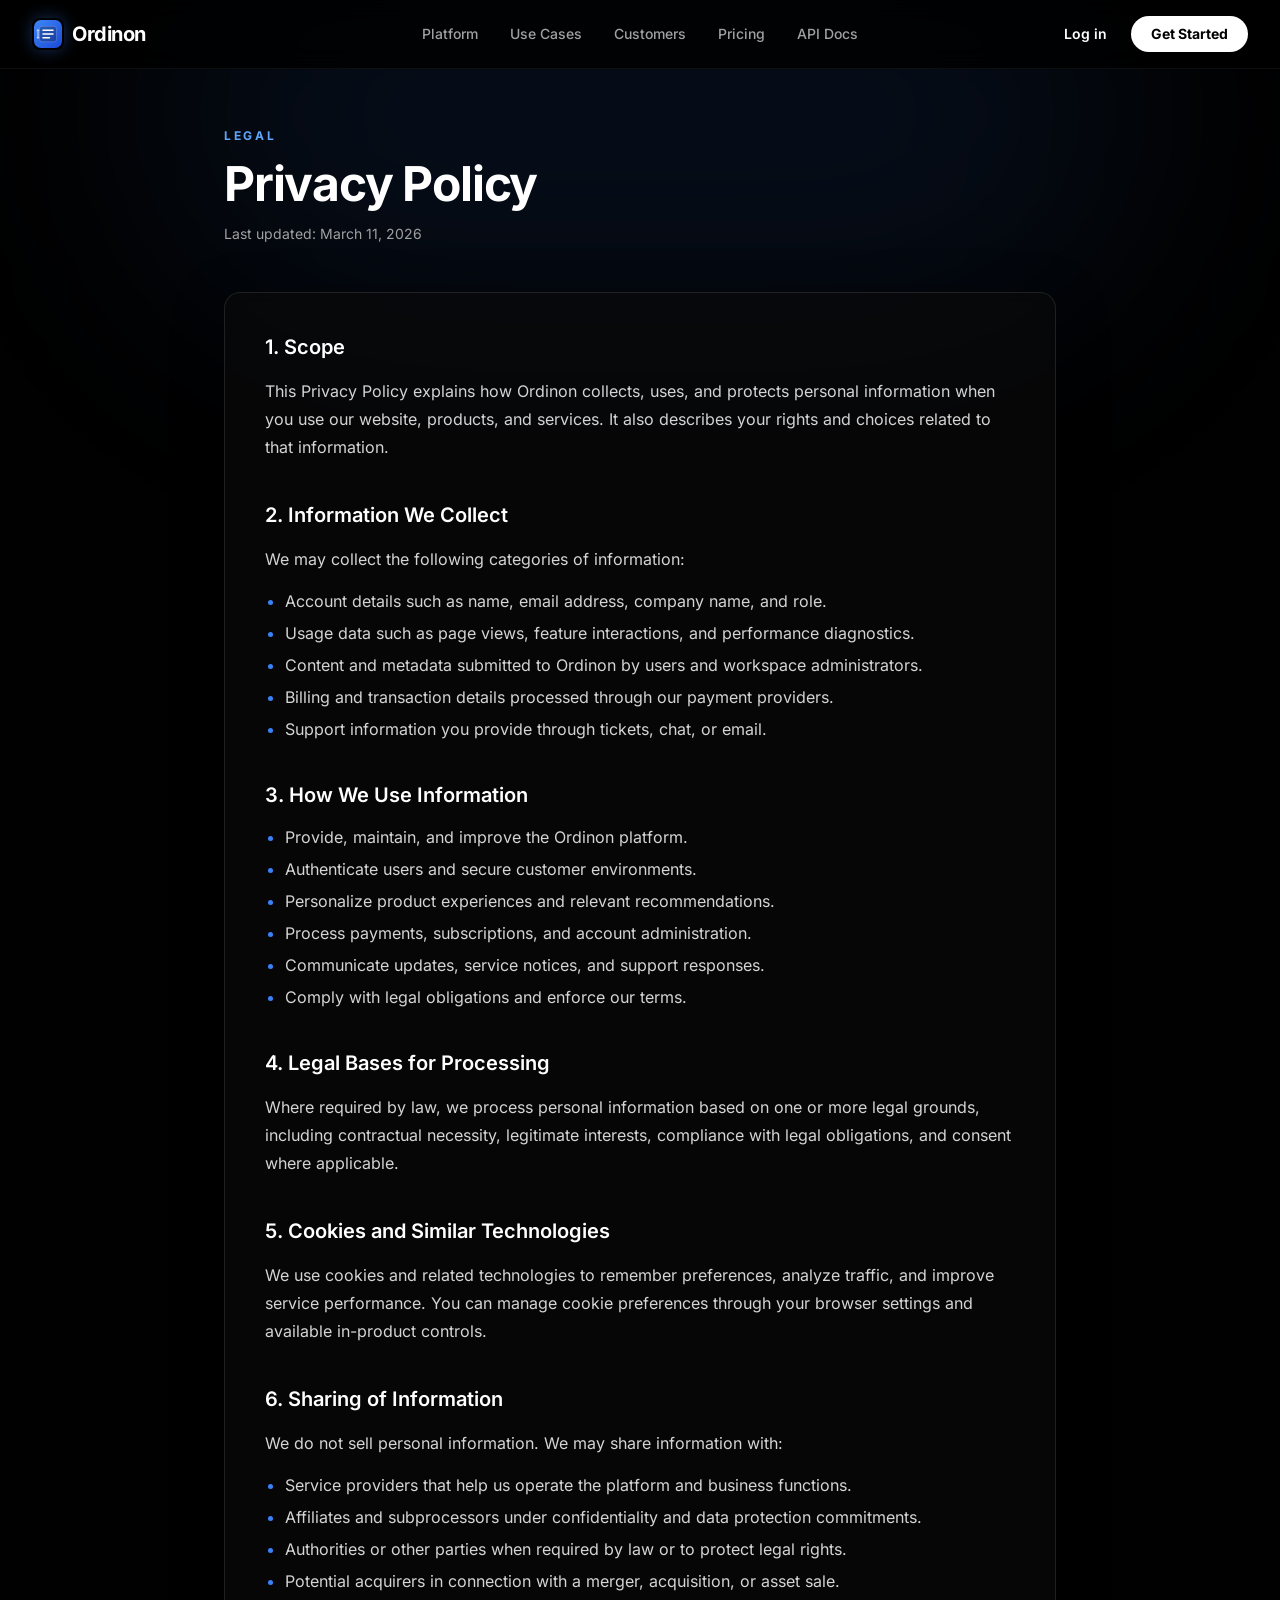
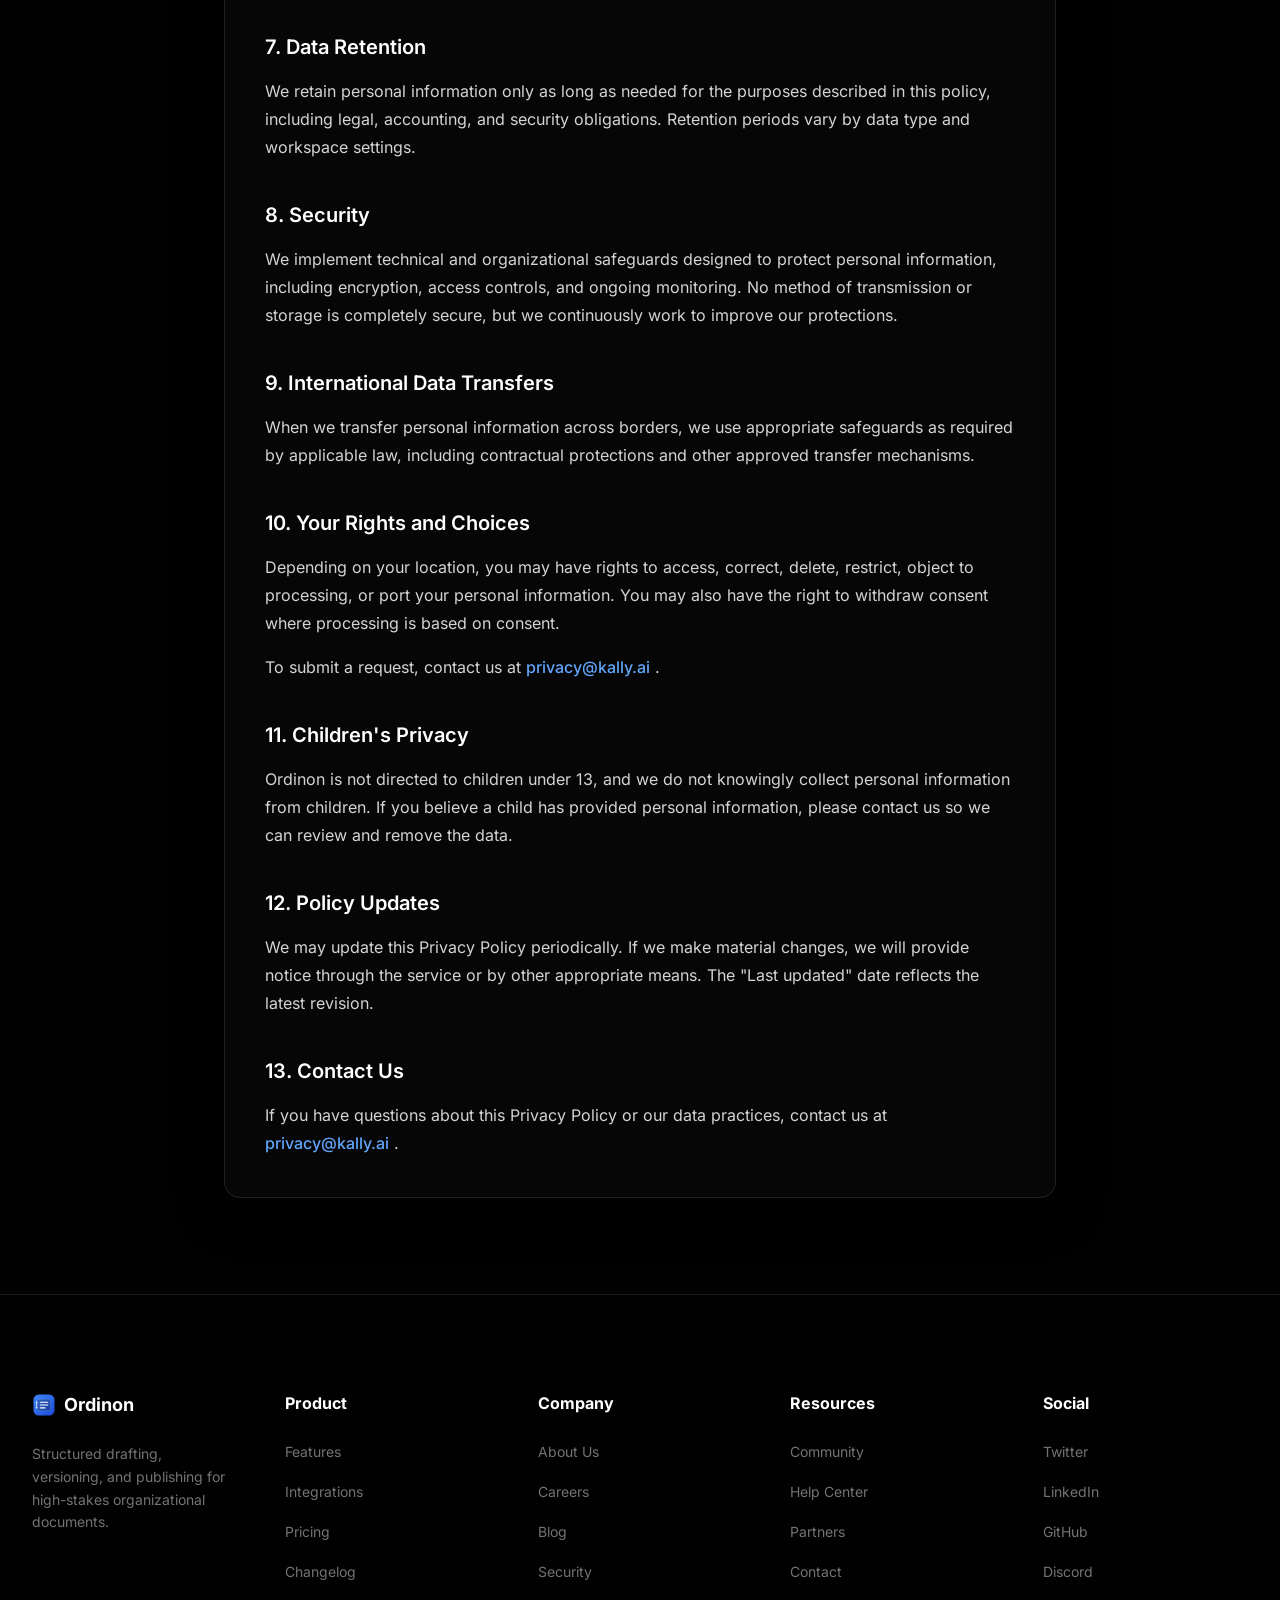
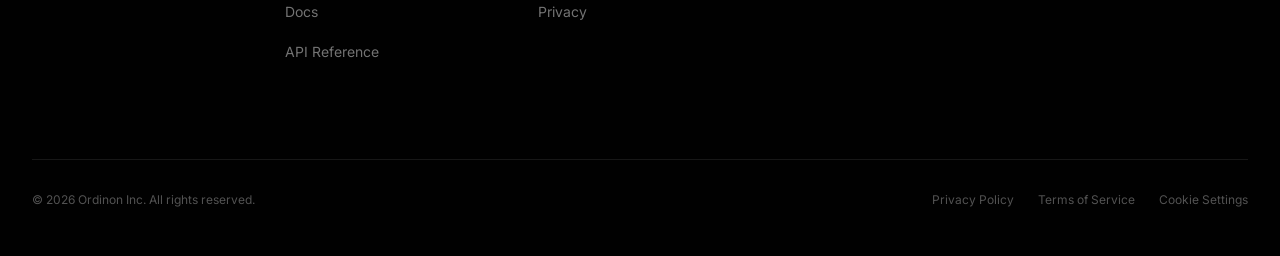
<file: privacy/index.html>
<!DOCTYPE html><html lang="en"> <head><meta charset="UTF-8"><meta name="generator" content="Astro v5.18.1"><meta name="description" content="Read how Ordinon collects, uses, and protects personal information on the Ordinon platform."><meta name="viewport" content="width=device-width"><meta name="theme-color" content="#010101"><link rel="icon" type="image/svg+xml" href="/favicon.svg"><link rel="canonical" href="http://localhost:4321/privacy/"><meta property="og:type" content="website"><meta property="og:title" content="Privacy Policy - Ordinon"><meta property="og:description" content="Read how Ordinon collects, uses, and protects personal information on the Ordinon platform."><meta property="og:url" content="http://localhost:4321/privacy/"><meta property="og:image" content="http://localhost:4321/og-image.svg"><meta name="twitter:card" content="summary_large_image"><meta name="twitter:title" content="Privacy Policy - Ordinon"><meta name="twitter:description" content="Read how Ordinon collects, uses, and protects personal information on the Ordinon platform."><meta name="twitter:image" content="http://localhost:4321/og-image.svg"><title>Privacy Policy - Ordinon</title><link rel="stylesheet" href="/_astro/customers.B-YWxMlR.css"></head> <body class="bg-[#010101] text-white font-sans antialiased">  <header class="fixed top-0 z-50 w-full border-b border-white/5 bg-[#010101]/80 backdrop-blur-md"> <nav class="mx-auto flex max-w-7xl items-center justify-between p-4 lg:px-8"> <div class="flex lg:flex-1"> <a href="/" class="flex items-center gap-2 group"> <img src="/ordinon-icon.svg" alt="Ordinon logo" class="h-8 w-8 rounded-lg shadow-[0_0_15px_rgba(59,130,246,0.35)] transition-transform group-hover:scale-110"> <span class="text-xl font-bold tracking-tight">Ordinon</span> </a> </div> <div class="flex lg:hidden"> <button id="menu-toggle" type="button" class="text-neutral-400 hover:text-white p-2" aria-expanded="false" aria-controls="mobile-menu"> <span class="sr-only">Open main menu</span> <svg class="h-6 w-6" fill="none" viewBox="0 0 24 24" stroke-width="1.5" stroke="currentColor"> <path id="menu-icon" stroke-linecap="round" stroke-linejoin="round" d="M3.75 6.75h16.5M3.75 12h16.5m-16.5 5.25h16.5"></path> </svg> </button> </div> <div class="hidden lg:flex lg:gap-x-8"> <a href="/#features" class="text-sm font-medium text-neutral-400 hover:text-brand-accent transition-colors"> Platform </a><a href="/#use-cases" class="text-sm font-medium text-neutral-400 hover:text-brand-accent transition-colors"> Use Cases </a><a href="/customers" class="text-sm font-medium text-neutral-400 hover:text-brand-accent transition-colors"> Customers </a><a href="/pricing" class="text-sm font-medium text-neutral-400 hover:text-brand-accent transition-colors"> Pricing </a><a href="/docs/api" class="text-sm font-medium text-neutral-400 hover:text-brand-accent transition-colors"> API Docs </a> </div> <div class="hidden lg:flex lg:flex-1 lg:justify-end gap-x-6 items-center"> <a href="/login" class="text-sm font-semibold text-white">Log in</a> <a href="/signup" class="rounded-full bg-white px-5 py-2 text-sm font-bold text-black hover:bg-brand-primary hover:text-white transition-all">
Get Started
</a> </div> </nav> <div id="mobile-menu" class="hidden lg:hidden border-t border-white/5 bg-[#010101] px-6 py-6 space-y-4"> <a href="/#features" class="block text-base font-semibold text-neutral-300 hover:text-white"> Platform </a><a href="/#use-cases" class="block text-base font-semibold text-neutral-300 hover:text-white"> Use Cases </a><a href="/customers" class="block text-base font-semibold text-neutral-300 hover:text-white"> Customers </a><a href="/pricing" class="block text-base font-semibold text-neutral-300 hover:text-white"> Pricing </a><a href="/docs/api" class="block text-base font-semibold text-neutral-300 hover:text-white"> API Docs </a> <hr class="border-white/5"> <a href="/login" class="block text-base font-semibold text-white">Log in</a> <a href="/signup" class="block text-center rounded-xl bg-brand-primary py-3 text-base font-bold text-white">
Get Started
</a> </div> </header> <script type="module">const n=document.getElementById("menu-toggle"),t=document.getElementById("mobile-menu"),i=e=>{t&&(t.classList.toggle("hidden",!e),n?.setAttribute("aria-expanded",String(e)))};n?.addEventListener("click",()=>{const e=t?t.classList.contains("hidden"):!1;i(e)});document.addEventListener("keydown",e=>{e.key==="Escape"&&i(!1)});document.addEventListener("click",e=>{if(!t||!n)return;const s=e.target;s instanceof Node&&!t.contains(s)&&!n.contains(s)&&i(!1)});</script> <main class="relative overflow-hidden pt-32 pb-24"> <div class="pointer-events-none absolute -top-24 left-1/2 h-[420px] w-full max-w-[980px] -translate-x-1/2 rounded-full bg-brand-primary/10 blur-[120px]"></div> <section class="relative mx-auto max-w-4xl px-6 lg:px-8"> <div class="mb-12"> <p class="mb-4 text-xs font-bold uppercase tracking-[0.22em] text-brand-accent">Legal</p> <h1 class="text-4xl font-bold tracking-tight text-white sm:text-5xl">Privacy Policy</h1> <p class="mt-4 text-sm text-neutral-400">Last updated: March 11, 2026</p> </div> <article class="space-y-10 rounded-2xl border border-white/10 bg-brand-surface/60 p-8 shadow-[0_12px_50px_rgba(0,0,0,0.35)] backdrop-blur-sm sm:p-10"> <section class="space-y-4"> <h2 class="text-xl font-semibold text-white">1. Scope</h2> <p class="leading-7 text-neutral-300">
This Privacy Policy explains how Ordinon collects, uses, and protects personal information when you use our
            website, products, and services. It also describes your rights and choices related to that information.
</p> </section> <section class="space-y-4"> <h2 class="text-xl font-semibold text-white">2. Information We Collect</h2> <p class="leading-7 text-neutral-300">We may collect the following categories of information:</p> <ul class="list-disc space-y-2 pl-5 text-neutral-300 marker:text-brand-primary"> <li>Account details such as name, email address, company name, and role.</li> <li>Usage data such as page views, feature interactions, and performance diagnostics.</li> <li>Content and metadata submitted to Ordinon by users and workspace administrators.</li> <li>Billing and transaction details processed through our payment providers.</li> <li>Support information you provide through tickets, chat, or email.</li> </ul> </section> <section class="space-y-4"> <h2 class="text-xl font-semibold text-white">3. How We Use Information</h2> <ul class="list-disc space-y-2 pl-5 text-neutral-300 marker:text-brand-primary"> <li>Provide, maintain, and improve the Ordinon platform.</li> <li>Authenticate users and secure customer environments.</li> <li>Personalize product experiences and relevant recommendations.</li> <li>Process payments, subscriptions, and account administration.</li> <li>Communicate updates, service notices, and support responses.</li> <li>Comply with legal obligations and enforce our terms.</li> </ul> </section> <section class="space-y-4"> <h2 class="text-xl font-semibold text-white">4. Legal Bases for Processing</h2> <p class="leading-7 text-neutral-300">
Where required by law, we process personal information based on one or more legal grounds, including
            contractual necessity, legitimate interests, compliance with legal obligations, and consent where
            applicable.
</p> </section> <section class="space-y-4"> <h2 class="text-xl font-semibold text-white">5. Cookies and Similar Technologies</h2> <p class="leading-7 text-neutral-300">
We use cookies and related technologies to remember preferences, analyze traffic, and improve service
            performance. You can manage cookie preferences through your browser settings and available in-product
            controls.
</p> </section> <section class="space-y-4"> <h2 class="text-xl font-semibold text-white">6. Sharing of Information</h2> <p class="leading-7 text-neutral-300">We do not sell personal information. We may share information with:</p> <ul class="list-disc space-y-2 pl-5 text-neutral-300 marker:text-brand-primary"> <li>Service providers that help us operate the platform and business functions.</li> <li>Affiliates and subprocessors under confidentiality and data protection commitments.</li> <li>Authorities or other parties when required by law or to protect legal rights.</li> <li>Potential acquirers in connection with a merger, acquisition, or asset sale.</li> </ul> </section> <section class="space-y-4"> <h2 class="text-xl font-semibold text-white">7. Data Retention</h2> <p class="leading-7 text-neutral-300">
We retain personal information only as long as needed for the purposes described in this policy, including
            legal, accounting, and security obligations. Retention periods vary by data type and workspace settings.
</p> </section> <section class="space-y-4"> <h2 class="text-xl font-semibold text-white">8. Security</h2> <p class="leading-7 text-neutral-300">
We implement technical and organizational safeguards designed to protect personal information, including
            encryption, access controls, and ongoing monitoring. No method of transmission or storage is completely
            secure, but we continuously work to improve our protections.
</p> </section> <section class="space-y-4"> <h2 class="text-xl font-semibold text-white">9. International Data Transfers</h2> <p class="leading-7 text-neutral-300">
When we transfer personal information across borders, we use appropriate safeguards as required by
            applicable law, including contractual protections and other approved transfer mechanisms.
</p> </section> <section class="space-y-4"> <h2 class="text-xl font-semibold text-white">10. Your Rights and Choices</h2> <p class="leading-7 text-neutral-300">
Depending on your location, you may have rights to access, correct, delete, restrict, object to processing,
            or port your personal information. You may also have the right to withdraw consent where processing is
            based on consent.
</p> <p class="leading-7 text-neutral-300">
To submit a request, contact us at
<a href="mailto:privacy@kally.ai" class="font-medium text-brand-accent hover:text-brand-primary">privacy@kally.ai</a>
.
</p> </section> <section class="space-y-4"> <h2 class="text-xl font-semibold text-white">11. Children&apos;s Privacy</h2> <p class="leading-7 text-neutral-300">
Ordinon is not directed to children under 13, and we do not knowingly collect personal information from
            children. If you believe a child has provided personal information, please contact us so we can review and
            remove the data.
</p> </section> <section class="space-y-4"> <h2 class="text-xl font-semibold text-white">12. Policy Updates</h2> <p class="leading-7 text-neutral-300">
We may update this Privacy Policy periodically. If we make material changes, we will provide notice through
            the service or by other appropriate means. The "Last updated" date reflects the latest revision.
</p> </section> <section class="space-y-4"> <h2 class="text-xl font-semibold text-white">13. Contact Us</h2> <p class="leading-7 text-neutral-300">
If you have questions about this Privacy Policy or our data practices, contact us at
<a href="mailto:privacy@kally.ai" class="font-medium text-brand-accent hover:text-brand-primary">privacy@kally.ai</a>
.
</p> </section> </article> </section> </main> <footer class="border-t border-neutral-900 bg-[#010101] pt-24 pb-12"> <div class="mx-auto max-w-7xl px-6 lg:px-8"> <div class="grid grid-cols-2 md:grid-cols-4 lg:grid-cols-5 gap-12"> <div class="col-span-2 lg:col-span-1"> <div class="flex items-center gap-2 mb-6"> <img src="/ordinon-icon.svg" alt="Ordinon logo" class="h-6 w-6 rounded-md"> <span class="text-lg font-bold">Ordinon</span> </div> <p class="text-neutral-500 text-sm leading-relaxed">
Structured drafting, versioning, and publishing for high-stakes organizational documents.
</p> </div> <div> <h4 class="text-white font-bold mb-6">Product</h4> <ul class="space-y-4"> <li> <a href="/#features" class="text-neutral-500 hover:text-brand-primary transition-colors text-sm"> Features </a> </li><li> <a href="/integrations" class="text-neutral-500 hover:text-brand-primary transition-colors text-sm"> Integrations </a> </li><li> <a href="/pricing" class="text-neutral-500 hover:text-brand-primary transition-colors text-sm"> Pricing </a> </li><li> <a href="/changelog" class="text-neutral-500 hover:text-brand-primary transition-colors text-sm"> Changelog </a> </li><li> <a href="/docs" class="text-neutral-500 hover:text-brand-primary transition-colors text-sm"> Docs </a> </li><li> <a href="/docs/api" class="text-neutral-500 hover:text-brand-primary transition-colors text-sm"> API Reference </a> </li> </ul> </div><div> <h4 class="text-white font-bold mb-6">Company</h4> <ul class="space-y-4"> <li> <a href="/about" class="text-neutral-500 hover:text-brand-primary transition-colors text-sm"> About Us </a> </li><li> <a href="/careers" class="text-neutral-500 hover:text-brand-primary transition-colors text-sm"> Careers </a> </li><li> <a href="/blog" class="text-neutral-500 hover:text-brand-primary transition-colors text-sm"> Blog </a> </li><li> <a href="/security" class="text-neutral-500 hover:text-brand-primary transition-colors text-sm"> Security </a> </li><li> <a href="/privacy" class="text-neutral-500 hover:text-brand-primary transition-colors text-sm"> Privacy </a> </li> </ul> </div><div> <h4 class="text-white font-bold mb-6">Resources</h4> <ul class="space-y-4"> <li> <a href="/community" class="text-neutral-500 hover:text-brand-primary transition-colors text-sm"> Community </a> </li><li> <a href="/help" class="text-neutral-500 hover:text-brand-primary transition-colors text-sm"> Help Center </a> </li><li> <a href="/partners" class="text-neutral-500 hover:text-brand-primary transition-colors text-sm"> Partners </a> </li><li> <a href="/contact" class="text-neutral-500 hover:text-brand-primary transition-colors text-sm"> Contact </a> </li> </ul> </div><div> <h4 class="text-white font-bold mb-6">Social</h4> <ul class="space-y-4"> <li> <a href="https://twitter.com" class="text-neutral-500 hover:text-brand-primary transition-colors text-sm"> Twitter </a> </li><li> <a href="https://linkedin.com" class="text-neutral-500 hover:text-brand-primary transition-colors text-sm"> LinkedIn </a> </li><li> <a href="https://github.com" class="text-neutral-500 hover:text-brand-primary transition-colors text-sm"> GitHub </a> </li><li> <a href="https://discord.com" class="text-neutral-500 hover:text-brand-primary transition-colors text-sm"> Discord </a> </li> </ul> </div> </div> <div class="mt-24 pt-8 border-t border-neutral-900 flex flex-col md:flex-row justify-between items-center gap-4"> <p class="text-neutral-600 text-xs">© 2026 Ordinon Inc. All rights reserved.</p> <div class="flex gap-6"> <a href="/privacy" class="text-neutral-600 hover:text-white text-xs">Privacy Policy</a> <a href="/terms" class="text-neutral-600 hover:text-white text-xs">Terms of Service</a> <a href="/cookies" class="text-neutral-600 hover:text-white text-xs">Cookie Settings</a> </div> </div> </div> </footer>  </body></html>
</file>
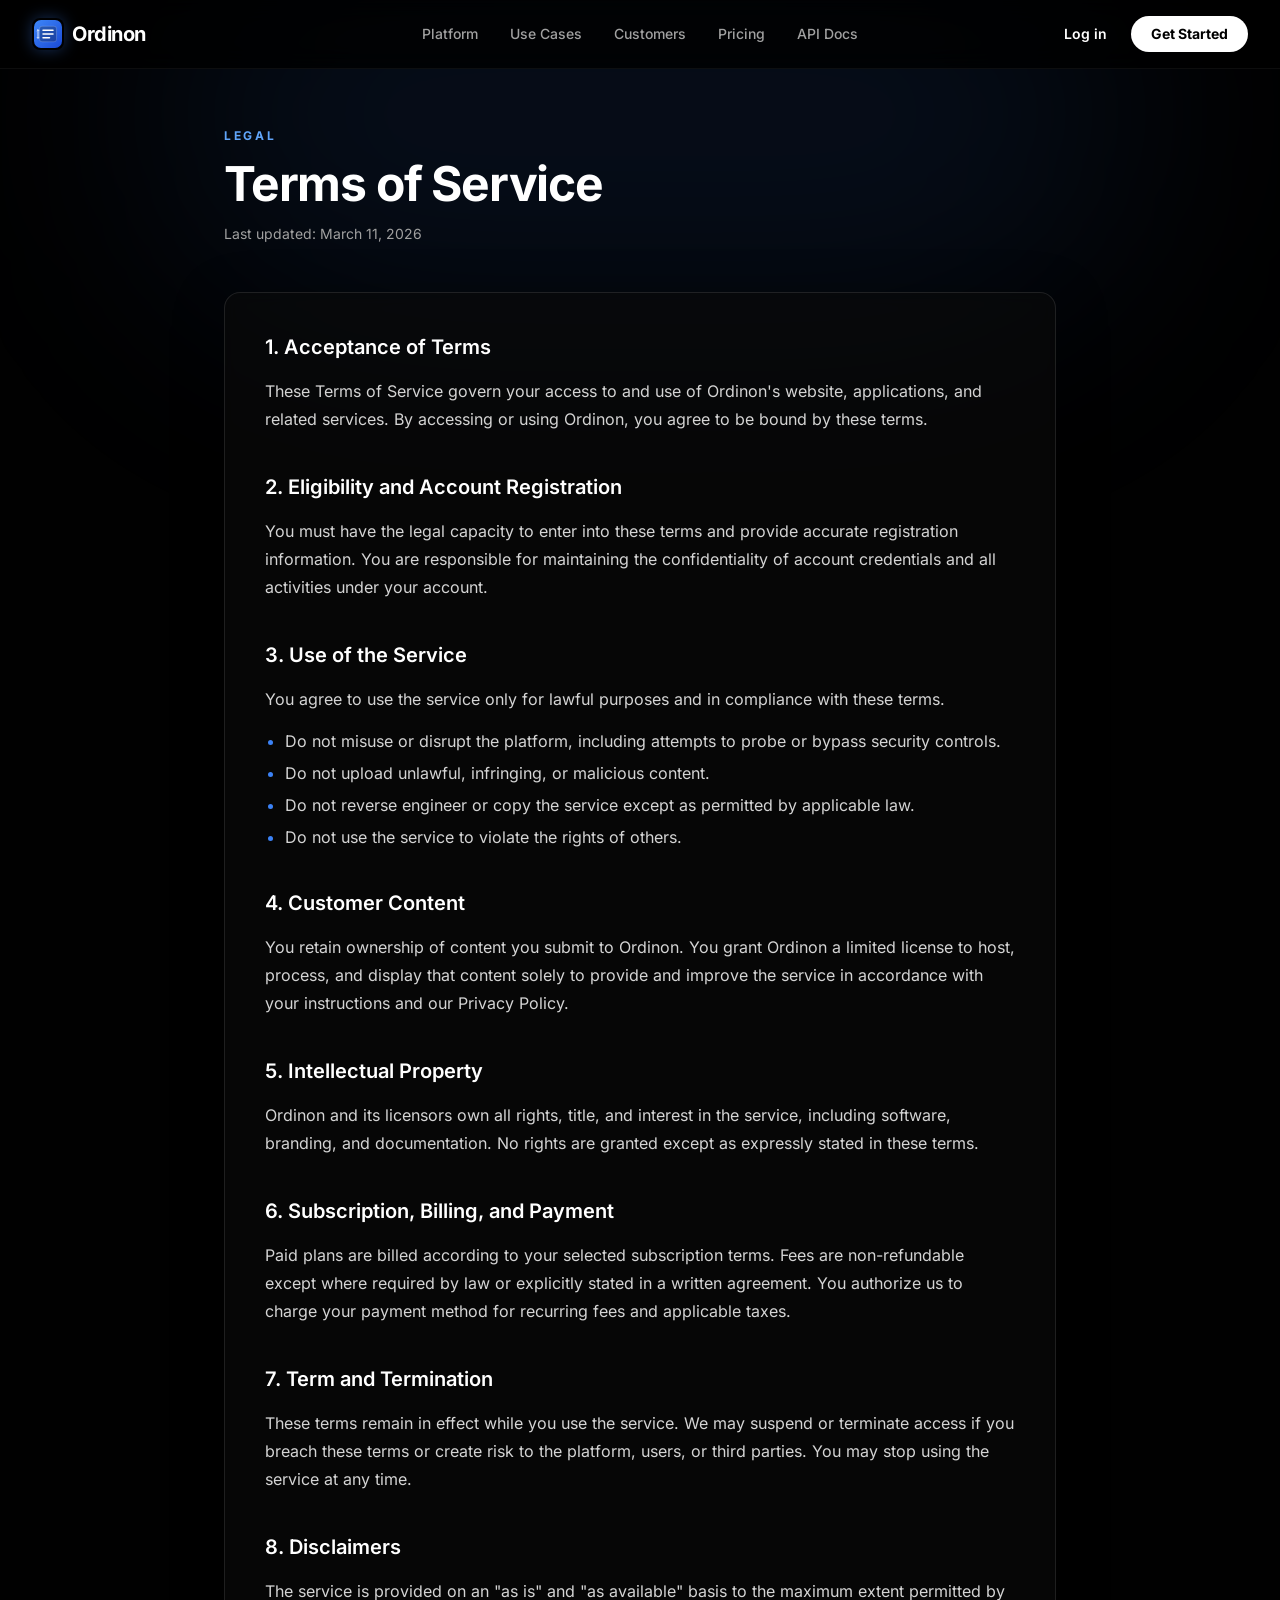
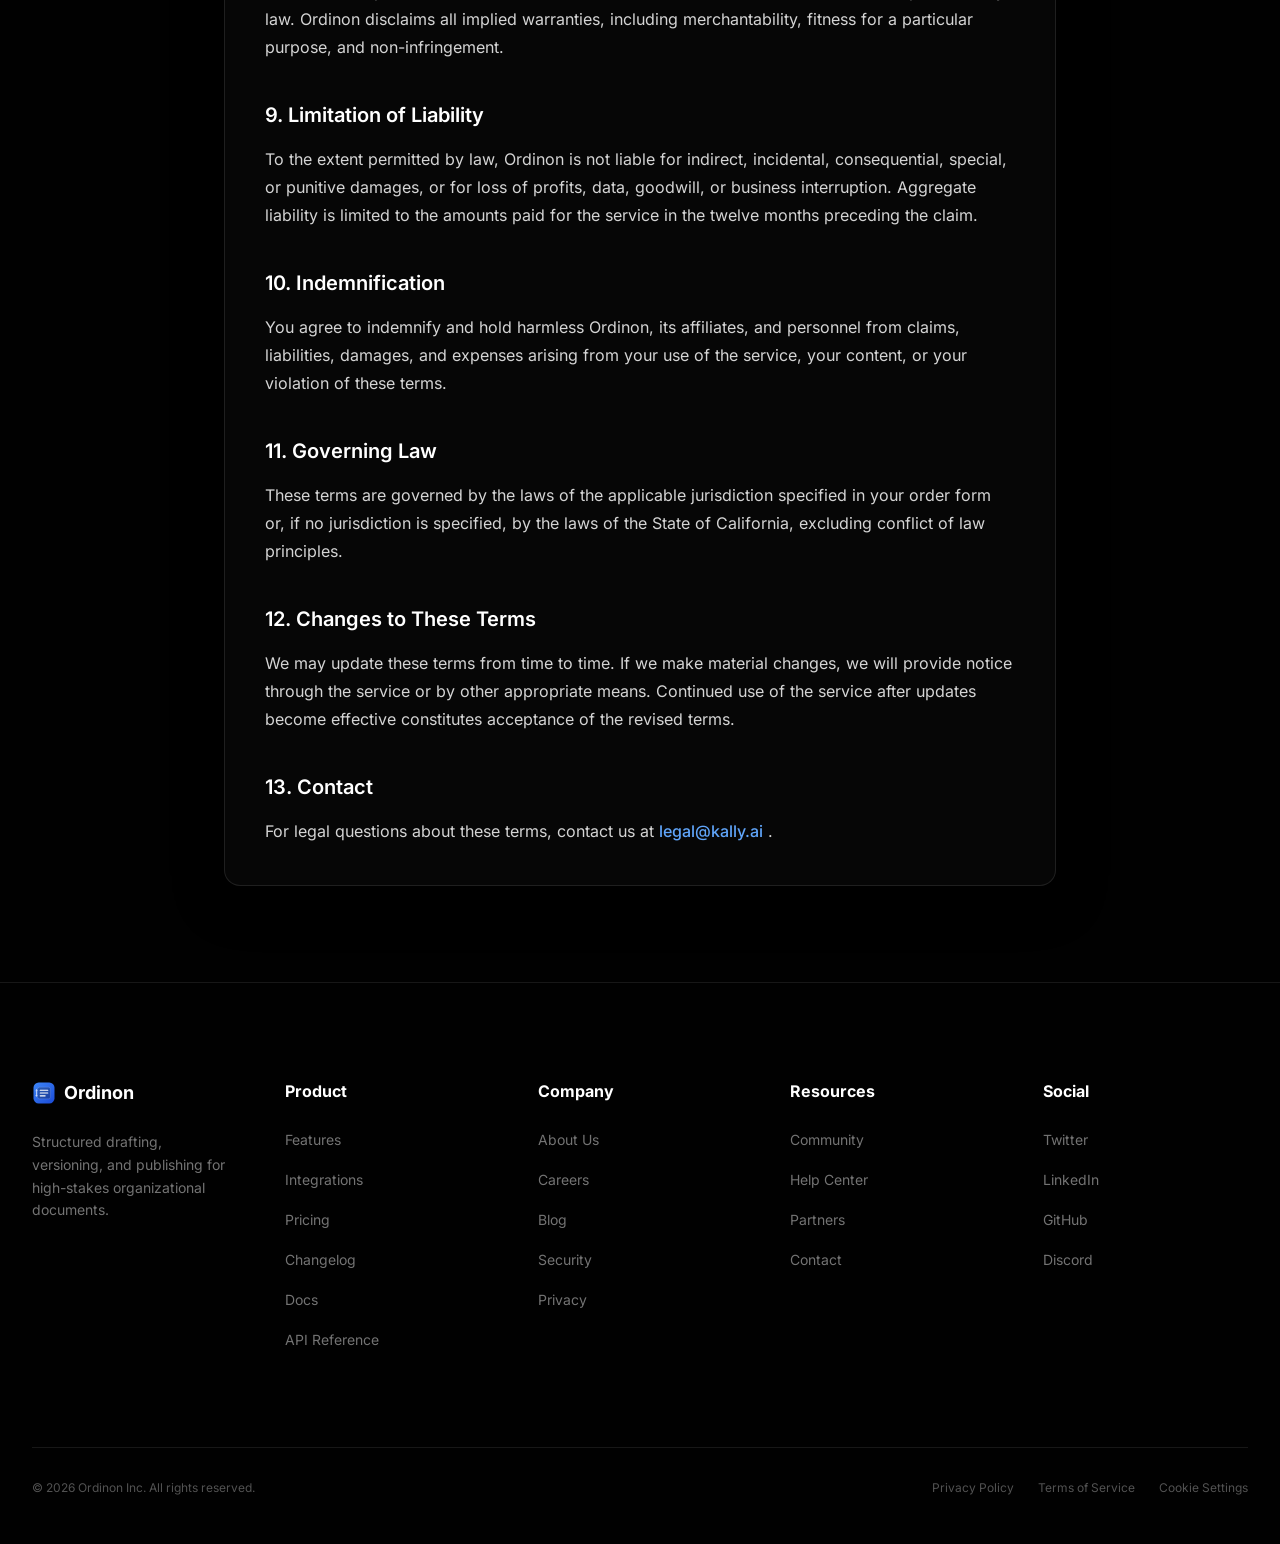
<file: terms/index.html>
<!DOCTYPE html><html lang="en"> <head><meta charset="UTF-8"><meta name="generator" content="Astro v5.18.1"><meta name="description" content="Read the terms and conditions for using Ordinon's website, products, and services."><meta name="viewport" content="width=device-width"><meta name="theme-color" content="#010101"><link rel="icon" type="image/svg+xml" href="/favicon.svg"><link rel="canonical" href="http://localhost:4321/terms/"><meta property="og:type" content="website"><meta property="og:title" content="Terms of Service - Ordinon"><meta property="og:description" content="Read the terms and conditions for using Ordinon's website, products, and services."><meta property="og:url" content="http://localhost:4321/terms/"><meta property="og:image" content="http://localhost:4321/og-image.svg"><meta name="twitter:card" content="summary_large_image"><meta name="twitter:title" content="Terms of Service - Ordinon"><meta name="twitter:description" content="Read the terms and conditions for using Ordinon's website, products, and services."><meta name="twitter:image" content="http://localhost:4321/og-image.svg"><title>Terms of Service - Ordinon</title><link rel="stylesheet" href="/_astro/customers.B-YWxMlR.css"></head> <body class="bg-[#010101] text-white font-sans antialiased">  <header class="fixed top-0 z-50 w-full border-b border-white/5 bg-[#010101]/80 backdrop-blur-md"> <nav class="mx-auto flex max-w-7xl items-center justify-between p-4 lg:px-8"> <div class="flex lg:flex-1"> <a href="/" class="flex items-center gap-2 group"> <img src="/ordinon-icon.svg" alt="Ordinon logo" class="h-8 w-8 rounded-lg shadow-[0_0_15px_rgba(59,130,246,0.35)] transition-transform group-hover:scale-110"> <span class="text-xl font-bold tracking-tight">Ordinon</span> </a> </div> <div class="flex lg:hidden"> <button id="menu-toggle" type="button" class="text-neutral-400 hover:text-white p-2" aria-expanded="false" aria-controls="mobile-menu"> <span class="sr-only">Open main menu</span> <svg class="h-6 w-6" fill="none" viewBox="0 0 24 24" stroke-width="1.5" stroke="currentColor"> <path id="menu-icon" stroke-linecap="round" stroke-linejoin="round" d="M3.75 6.75h16.5M3.75 12h16.5m-16.5 5.25h16.5"></path> </svg> </button> </div> <div class="hidden lg:flex lg:gap-x-8"> <a href="/#features" class="text-sm font-medium text-neutral-400 hover:text-brand-accent transition-colors"> Platform </a><a href="/#use-cases" class="text-sm font-medium text-neutral-400 hover:text-brand-accent transition-colors"> Use Cases </a><a href="/customers" class="text-sm font-medium text-neutral-400 hover:text-brand-accent transition-colors"> Customers </a><a href="/pricing" class="text-sm font-medium text-neutral-400 hover:text-brand-accent transition-colors"> Pricing </a><a href="/docs/api" class="text-sm font-medium text-neutral-400 hover:text-brand-accent transition-colors"> API Docs </a> </div> <div class="hidden lg:flex lg:flex-1 lg:justify-end gap-x-6 items-center"> <a href="/login" class="text-sm font-semibold text-white">Log in</a> <a href="/signup" class="rounded-full bg-white px-5 py-2 text-sm font-bold text-black hover:bg-brand-primary hover:text-white transition-all">
Get Started
</a> </div> </nav> <div id="mobile-menu" class="hidden lg:hidden border-t border-white/5 bg-[#010101] px-6 py-6 space-y-4"> <a href="/#features" class="block text-base font-semibold text-neutral-300 hover:text-white"> Platform </a><a href="/#use-cases" class="block text-base font-semibold text-neutral-300 hover:text-white"> Use Cases </a><a href="/customers" class="block text-base font-semibold text-neutral-300 hover:text-white"> Customers </a><a href="/pricing" class="block text-base font-semibold text-neutral-300 hover:text-white"> Pricing </a><a href="/docs/api" class="block text-base font-semibold text-neutral-300 hover:text-white"> API Docs </a> <hr class="border-white/5"> <a href="/login" class="block text-base font-semibold text-white">Log in</a> <a href="/signup" class="block text-center rounded-xl bg-brand-primary py-3 text-base font-bold text-white">
Get Started
</a> </div> </header> <script type="module">const n=document.getElementById("menu-toggle"),t=document.getElementById("mobile-menu"),i=e=>{t&&(t.classList.toggle("hidden",!e),n?.setAttribute("aria-expanded",String(e)))};n?.addEventListener("click",()=>{const e=t?t.classList.contains("hidden"):!1;i(e)});document.addEventListener("keydown",e=>{e.key==="Escape"&&i(!1)});document.addEventListener("click",e=>{if(!t||!n)return;const s=e.target;s instanceof Node&&!t.contains(s)&&!n.contains(s)&&i(!1)});</script> <main class="relative overflow-hidden pt-32 pb-24"> <div class="pointer-events-none absolute -top-24 left-1/2 h-[420px] w-full max-w-[980px] -translate-x-1/2 rounded-full bg-brand-primary/10 blur-[120px]"></div> <section class="relative mx-auto max-w-4xl px-6 lg:px-8"> <div class="mb-12"> <p class="mb-4 text-xs font-bold uppercase tracking-[0.22em] text-brand-accent">Legal</p> <h1 class="text-4xl font-bold tracking-tight text-white sm:text-5xl">Terms of Service</h1> <p class="mt-4 text-sm text-neutral-400">Last updated: March 11, 2026</p> </div> <article class="space-y-10 rounded-2xl border border-white/10 bg-brand-surface/60 p-8 shadow-[0_12px_50px_rgba(0,0,0,0.35)] backdrop-blur-sm sm:p-10"> <section class="space-y-4"> <h2 class="text-xl font-semibold text-white">1. Acceptance of Terms</h2> <p class="leading-7 text-neutral-300">
These Terms of Service govern your access to and use of Ordinon&apos;s website, applications, and related
            services. By accessing or using Ordinon, you agree to be bound by these terms.
</p> </section> <section class="space-y-4"> <h2 class="text-xl font-semibold text-white">2. Eligibility and Account Registration</h2> <p class="leading-7 text-neutral-300">
You must have the legal capacity to enter into these terms and provide accurate registration information.
            You are responsible for maintaining the confidentiality of account credentials and all activities under your
            account.
</p> </section> <section class="space-y-4"> <h2 class="text-xl font-semibold text-white">3. Use of the Service</h2> <p class="leading-7 text-neutral-300">You agree to use the service only for lawful purposes and in compliance with these terms.</p> <ul class="list-disc space-y-2 pl-5 text-neutral-300 marker:text-brand-primary"> <li>Do not misuse or disrupt the platform, including attempts to probe or bypass security controls.</li> <li>Do not upload unlawful, infringing, or malicious content.</li> <li>Do not reverse engineer or copy the service except as permitted by applicable law.</li> <li>Do not use the service to violate the rights of others.</li> </ul> </section> <section class="space-y-4"> <h2 class="text-xl font-semibold text-white">4. Customer Content</h2> <p class="leading-7 text-neutral-300">
You retain ownership of content you submit to Ordinon. You grant Ordinon a limited license to host, process,
            and display that content solely to provide and improve the service in accordance with your instructions and
            our Privacy Policy.
</p> </section> <section class="space-y-4"> <h2 class="text-xl font-semibold text-white">5. Intellectual Property</h2> <p class="leading-7 text-neutral-300">
Ordinon and its licensors own all rights, title, and interest in the service, including software, branding,
            and documentation. No rights are granted except as expressly stated in these terms.
</p> </section> <section class="space-y-4"> <h2 class="text-xl font-semibold text-white">6. Subscription, Billing, and Payment</h2> <p class="leading-7 text-neutral-300">
Paid plans are billed according to your selected subscription terms. Fees are non-refundable except where
            required by law or explicitly stated in a written agreement. You authorize us to charge your payment method
            for recurring fees and applicable taxes.
</p> </section> <section class="space-y-4"> <h2 class="text-xl font-semibold text-white">7. Term and Termination</h2> <p class="leading-7 text-neutral-300">
These terms remain in effect while you use the service. We may suspend or terminate access if you breach
            these terms or create risk to the platform, users, or third parties. You may stop using the service at any
            time.
</p> </section> <section class="space-y-4"> <h2 class="text-xl font-semibold text-white">8. Disclaimers</h2> <p class="leading-7 text-neutral-300">
The service is provided on an "as is" and "as available" basis to the maximum extent permitted by law.
            Ordinon disclaims all implied warranties, including merchantability, fitness for a particular purpose, and
            non-infringement.
</p> </section> <section class="space-y-4"> <h2 class="text-xl font-semibold text-white">9. Limitation of Liability</h2> <p class="leading-7 text-neutral-300">
To the extent permitted by law, Ordinon is not liable for indirect, incidental, consequential, special, or
            punitive damages, or for loss of profits, data, goodwill, or business interruption. Aggregate liability is
            limited to the amounts paid for the service in the twelve months preceding the claim.
</p> </section> <section class="space-y-4"> <h2 class="text-xl font-semibold text-white">10. Indemnification</h2> <p class="leading-7 text-neutral-300">
You agree to indemnify and hold harmless Ordinon, its affiliates, and personnel from claims, liabilities,
            damages, and expenses arising from your use of the service, your content, or your violation of these terms.
</p> </section> <section class="space-y-4"> <h2 class="text-xl font-semibold text-white">11. Governing Law</h2> <p class="leading-7 text-neutral-300">
These terms are governed by the laws of the applicable jurisdiction specified in your order form or, if no
            jurisdiction is specified, by the laws of the State of California, excluding conflict of law principles.
</p> </section> <section class="space-y-4"> <h2 class="text-xl font-semibold text-white">12. Changes to These Terms</h2> <p class="leading-7 text-neutral-300">
We may update these terms from time to time. If we make material changes, we will provide notice through
            the service or by other appropriate means. Continued use of the service after updates become effective
            constitutes acceptance of the revised terms.
</p> </section> <section class="space-y-4"> <h2 class="text-xl font-semibold text-white">13. Contact</h2> <p class="leading-7 text-neutral-300">
For legal questions about these terms, contact us at
<a href="mailto:legal@kally.ai" class="font-medium text-brand-accent hover:text-brand-primary">legal@kally.ai</a>
.
</p> </section> </article> </section> </main> <footer class="border-t border-neutral-900 bg-[#010101] pt-24 pb-12"> <div class="mx-auto max-w-7xl px-6 lg:px-8"> <div class="grid grid-cols-2 md:grid-cols-4 lg:grid-cols-5 gap-12"> <div class="col-span-2 lg:col-span-1"> <div class="flex items-center gap-2 mb-6"> <img src="/ordinon-icon.svg" alt="Ordinon logo" class="h-6 w-6 rounded-md"> <span class="text-lg font-bold">Ordinon</span> </div> <p class="text-neutral-500 text-sm leading-relaxed">
Structured drafting, versioning, and publishing for high-stakes organizational documents.
</p> </div> <div> <h4 class="text-white font-bold mb-6">Product</h4> <ul class="space-y-4"> <li> <a href="/#features" class="text-neutral-500 hover:text-brand-primary transition-colors text-sm"> Features </a> </li><li> <a href="/integrations" class="text-neutral-500 hover:text-brand-primary transition-colors text-sm"> Integrations </a> </li><li> <a href="/pricing" class="text-neutral-500 hover:text-brand-primary transition-colors text-sm"> Pricing </a> </li><li> <a href="/changelog" class="text-neutral-500 hover:text-brand-primary transition-colors text-sm"> Changelog </a> </li><li> <a href="/docs" class="text-neutral-500 hover:text-brand-primary transition-colors text-sm"> Docs </a> </li><li> <a href="/docs/api" class="text-neutral-500 hover:text-brand-primary transition-colors text-sm"> API Reference </a> </li> </ul> </div><div> <h4 class="text-white font-bold mb-6">Company</h4> <ul class="space-y-4"> <li> <a href="/about" class="text-neutral-500 hover:text-brand-primary transition-colors text-sm"> About Us </a> </li><li> <a href="/careers" class="text-neutral-500 hover:text-brand-primary transition-colors text-sm"> Careers </a> </li><li> <a href="/blog" class="text-neutral-500 hover:text-brand-primary transition-colors text-sm"> Blog </a> </li><li> <a href="/security" class="text-neutral-500 hover:text-brand-primary transition-colors text-sm"> Security </a> </li><li> <a href="/privacy" class="text-neutral-500 hover:text-brand-primary transition-colors text-sm"> Privacy </a> </li> </ul> </div><div> <h4 class="text-white font-bold mb-6">Resources</h4> <ul class="space-y-4"> <li> <a href="/community" class="text-neutral-500 hover:text-brand-primary transition-colors text-sm"> Community </a> </li><li> <a href="/help" class="text-neutral-500 hover:text-brand-primary transition-colors text-sm"> Help Center </a> </li><li> <a href="/partners" class="text-neutral-500 hover:text-brand-primary transition-colors text-sm"> Partners </a> </li><li> <a href="/contact" class="text-neutral-500 hover:text-brand-primary transition-colors text-sm"> Contact </a> </li> </ul> </div><div> <h4 class="text-white font-bold mb-6">Social</h4> <ul class="space-y-4"> <li> <a href="https://twitter.com" class="text-neutral-500 hover:text-brand-primary transition-colors text-sm"> Twitter </a> </li><li> <a href="https://linkedin.com" class="text-neutral-500 hover:text-brand-primary transition-colors text-sm"> LinkedIn </a> </li><li> <a href="https://github.com" class="text-neutral-500 hover:text-brand-primary transition-colors text-sm"> GitHub </a> </li><li> <a href="https://discord.com" class="text-neutral-500 hover:text-brand-primary transition-colors text-sm"> Discord </a> </li> </ul> </div> </div> <div class="mt-24 pt-8 border-t border-neutral-900 flex flex-col md:flex-row justify-between items-center gap-4"> <p class="text-neutral-600 text-xs">© 2026 Ordinon Inc. All rights reserved.</p> <div class="flex gap-6"> <a href="/privacy" class="text-neutral-600 hover:text-white text-xs">Privacy Policy</a> <a href="/terms" class="text-neutral-600 hover:text-white text-xs">Terms of Service</a> <a href="/cookies" class="text-neutral-600 hover:text-white text-xs">Cookie Settings</a> </div> </div> </div> </footer>  </body></html>
</file>
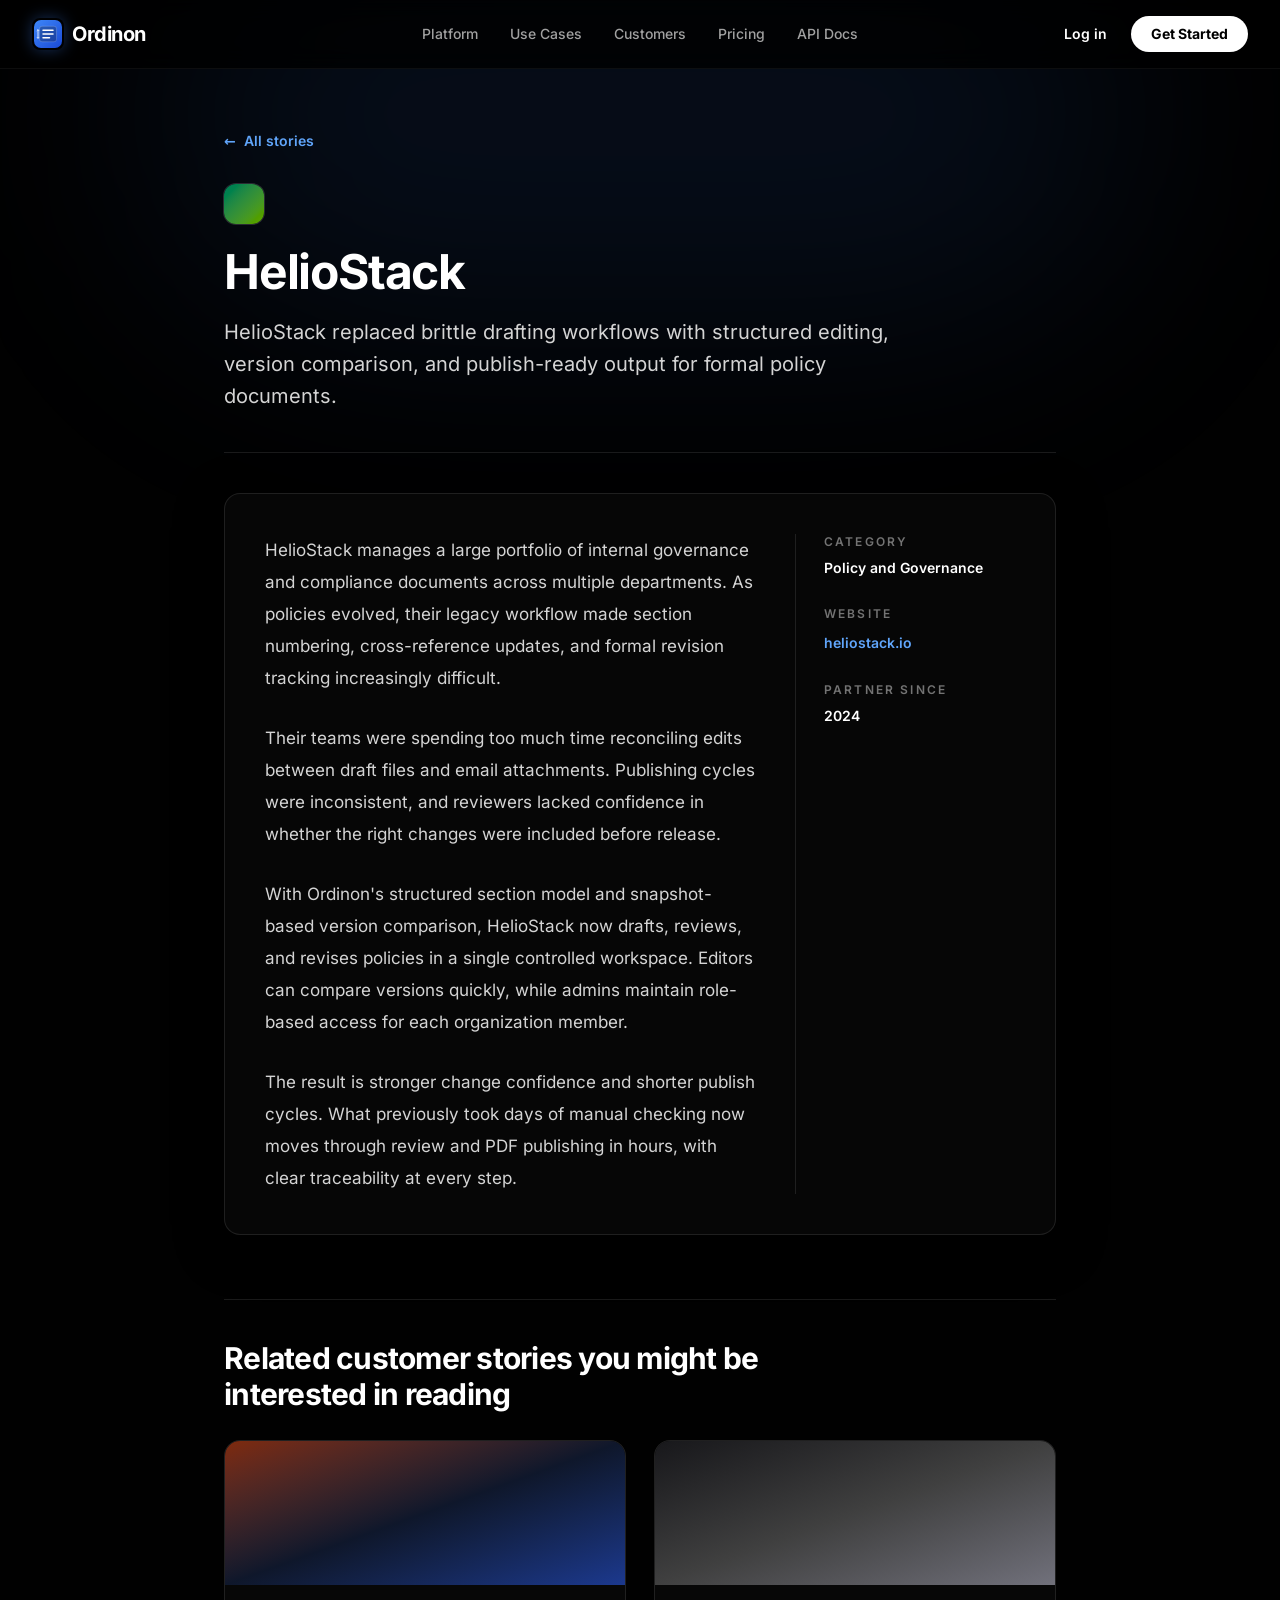
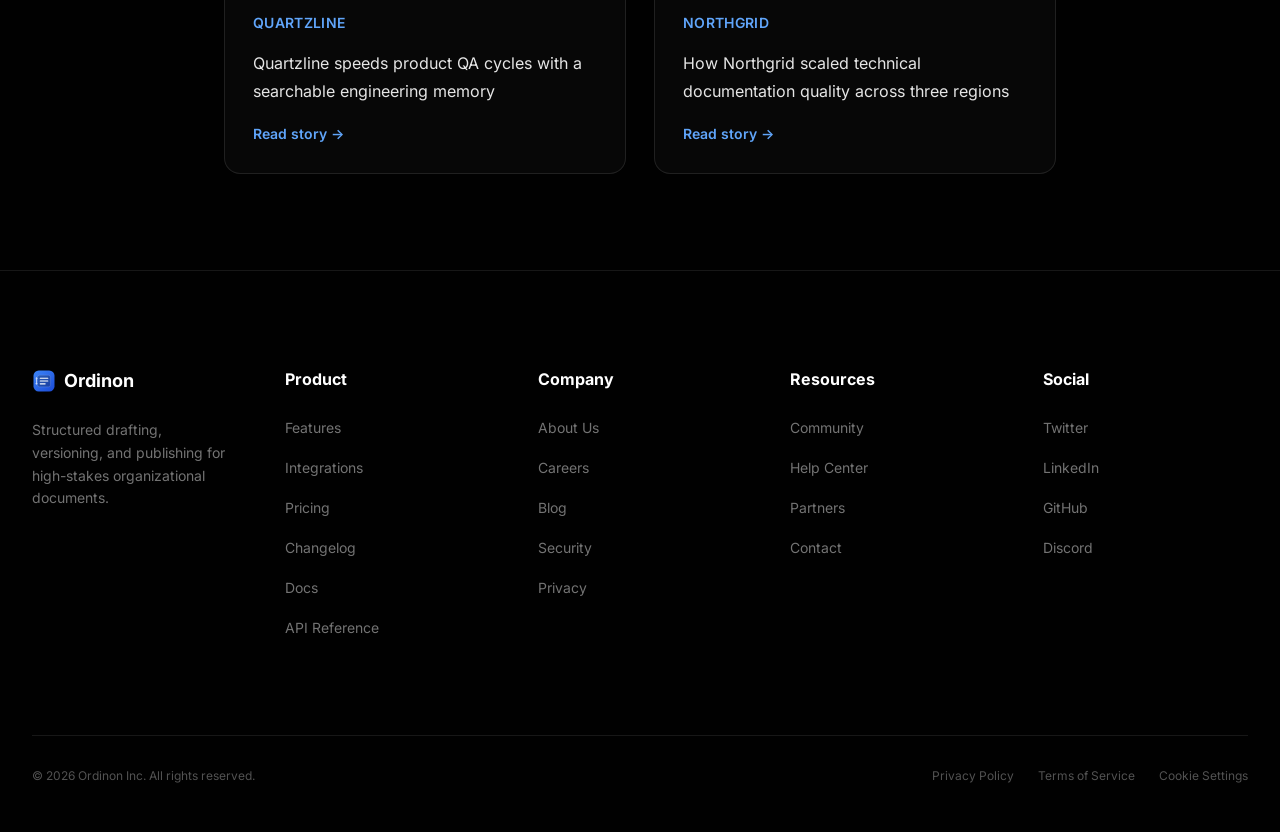
<file: customers/heliostack/index.html>
<!DOCTYPE html><html lang="en"> <head><meta charset="UTF-8"><meta name="generator" content="Astro v5.18.1"><meta name="description" content="How HelioStack reduced documentation overhead and improved drafting velocity with Ordinon."><meta name="viewport" content="width=device-width"><meta name="theme-color" content="#010101"><link rel="icon" type="image/svg+xml" href="/favicon.svg"><link rel="canonical" href="http://localhost:4321/customers/heliostack/"><meta property="og:type" content="website"><meta property="og:title" content="HelioStack Customer Story - Ordinon"><meta property="og:description" content="How HelioStack reduced documentation overhead and improved drafting velocity with Ordinon."><meta property="og:url" content="http://localhost:4321/customers/heliostack/"><meta property="og:image" content="http://localhost:4321/og-image.svg"><meta name="twitter:card" content="summary_large_image"><meta name="twitter:title" content="HelioStack Customer Story - Ordinon"><meta name="twitter:description" content="How HelioStack reduced documentation overhead and improved drafting velocity with Ordinon."><meta name="twitter:image" content="http://localhost:4321/og-image.svg"><title>HelioStack Customer Story - Ordinon</title><link rel="stylesheet" href="/_astro/customers.B-YWxMlR.css"></head> <body class="bg-[#010101] text-white font-sans antialiased">  <header class="fixed top-0 z-50 w-full border-b border-white/5 bg-[#010101]/80 backdrop-blur-md"> <nav class="mx-auto flex max-w-7xl items-center justify-between p-4 lg:px-8"> <div class="flex lg:flex-1"> <a href="/" class="flex items-center gap-2 group"> <img src="/ordinon-icon.svg" alt="Ordinon logo" class="h-8 w-8 rounded-lg shadow-[0_0_15px_rgba(59,130,246,0.35)] transition-transform group-hover:scale-110"> <span class="text-xl font-bold tracking-tight">Ordinon</span> </a> </div> <div class="flex lg:hidden"> <button id="menu-toggle" type="button" class="text-neutral-400 hover:text-white p-2" aria-expanded="false" aria-controls="mobile-menu"> <span class="sr-only">Open main menu</span> <svg class="h-6 w-6" fill="none" viewBox="0 0 24 24" stroke-width="1.5" stroke="currentColor"> <path id="menu-icon" stroke-linecap="round" stroke-linejoin="round" d="M3.75 6.75h16.5M3.75 12h16.5m-16.5 5.25h16.5"></path> </svg> </button> </div> <div class="hidden lg:flex lg:gap-x-8"> <a href="/#features" class="text-sm font-medium text-neutral-400 hover:text-brand-accent transition-colors"> Platform </a><a href="/#use-cases" class="text-sm font-medium text-neutral-400 hover:text-brand-accent transition-colors"> Use Cases </a><a href="/customers" class="text-sm font-medium text-neutral-400 hover:text-brand-accent transition-colors"> Customers </a><a href="/pricing" class="text-sm font-medium text-neutral-400 hover:text-brand-accent transition-colors"> Pricing </a><a href="/docs/api" class="text-sm font-medium text-neutral-400 hover:text-brand-accent transition-colors"> API Docs </a> </div> <div class="hidden lg:flex lg:flex-1 lg:justify-end gap-x-6 items-center"> <a href="/login" class="text-sm font-semibold text-white">Log in</a> <a href="/signup" class="rounded-full bg-white px-5 py-2 text-sm font-bold text-black hover:bg-brand-primary hover:text-white transition-all">
Get Started
</a> </div> </nav> <div id="mobile-menu" class="hidden lg:hidden border-t border-white/5 bg-[#010101] px-6 py-6 space-y-4"> <a href="/#features" class="block text-base font-semibold text-neutral-300 hover:text-white"> Platform </a><a href="/#use-cases" class="block text-base font-semibold text-neutral-300 hover:text-white"> Use Cases </a><a href="/customers" class="block text-base font-semibold text-neutral-300 hover:text-white"> Customers </a><a href="/pricing" class="block text-base font-semibold text-neutral-300 hover:text-white"> Pricing </a><a href="/docs/api" class="block text-base font-semibold text-neutral-300 hover:text-white"> API Docs </a> <hr class="border-white/5"> <a href="/login" class="block text-base font-semibold text-white">Log in</a> <a href="/signup" class="block text-center rounded-xl bg-brand-primary py-3 text-base font-bold text-white">
Get Started
</a> </div> </header> <script type="module">const n=document.getElementById("menu-toggle"),t=document.getElementById("mobile-menu"),i=e=>{t&&(t.classList.toggle("hidden",!e),n?.setAttribute("aria-expanded",String(e)))};n?.addEventListener("click",()=>{const e=t?t.classList.contains("hidden"):!1;i(e)});document.addEventListener("keydown",e=>{e.key==="Escape"&&i(!1)});document.addEventListener("click",e=>{if(!t||!n)return;const s=e.target;s instanceof Node&&!t.contains(s)&&!n.contains(s)&&i(!1)});</script> <main class="relative overflow-hidden pt-32 pb-24"> <div class="pointer-events-none absolute -top-24 left-1/2 h-[420px] w-full max-w-[980px] -translate-x-1/2 rounded-full bg-brand-primary/10 blur-[120px]"></div> <section class="relative mx-auto max-w-4xl px-6 lg:px-8"> <a href="/customers" class="inline-flex items-center gap-2 text-sm font-semibold text-brand-accent transition-colors hover:text-brand-primary"> <span aria-hidden="true">&larr;</span>
All stories
</a> <div class="mt-8 border-b border-white/10 pb-10"> <div class="mb-6 h-10 w-10 rounded-xl bg-gradient-to-br from-emerald-700 to-lime-600 ring-1 ring-white/15"></div> <h1 class="text-5xl font-bold tracking-tight text-white">HelioStack</h1> <p class="mt-5 max-w-2xl text-xl leading-8 text-neutral-300">
HelioStack replaced brittle drafting workflows with structured editing, version comparison, and publish-ready
          output for formal policy documents.
</p> </div> <div class="mt-10 rounded-2xl border border-white/10 bg-brand-surface/60 p-8 shadow-[0_12px_50px_rgba(0,0,0,0.35)] backdrop-blur-sm sm:p-10"> <div class="grid gap-10 lg:grid-cols-[minmax(0,1fr)_220px]"> <article class="space-y-7 text-[17px] leading-8 text-neutral-300"> <p>
HelioStack manages a large portfolio of internal governance and compliance documents across multiple
            departments. As policies evolved, their legacy workflow made section numbering, cross-reference updates, and
            formal revision tracking increasingly difficult.
</p> <p>
Their teams were spending too much time reconciling edits between draft files and email attachments.
            Publishing cycles were inconsistent, and reviewers lacked confidence in whether the right changes were
            included before release.
</p> <p>
With Ordinon&apos;s structured section model and snapshot-based version comparison, HelioStack now drafts,
            reviews, and revises policies in a single controlled workspace. Editors can compare versions quickly, while
            admins maintain role-based access for each organization member.
</p> <p>
The result is stronger change confidence and shorter publish cycles. What previously took days of manual
            checking now moves through review and PDF publishing in hours, with clear traceability at every step.
</p> </article> <aside class="space-y-7 border-t border-white/10 pt-7 lg:border-l lg:border-t-0 lg:pl-7 lg:pt-0"> <div class="space-y-2"> <p class="text-xs font-semibold uppercase tracking-[0.18em] text-neutral-500">Category</p> <p class="text-sm font-semibold text-white">Policy and Governance</p> </div> <div class="space-y-2"> <p class="text-xs font-semibold uppercase tracking-[0.18em] text-neutral-500">Website</p> <a href="https://heliostack.io" class="text-sm font-semibold text-brand-accent hover:text-brand-primary">heliostack.io</a> </div> <div class="space-y-2"> <p class="text-xs font-semibold uppercase tracking-[0.18em] text-neutral-500">Partner Since</p> <p class="text-sm font-semibold text-white">2024</p> </div> </aside> </div> </div> <section class="mt-16 border-t border-white/10 pt-10"> <h2 class="max-w-xl text-3xl font-bold tracking-tight text-white">Related customer stories you might be interested in reading</h2> <div class="mt-7 grid gap-7 md:grid-cols-2"> <article class="overflow-hidden rounded-2xl border border-white/10 bg-brand-surface/70 backdrop-blur-sm"> <div class="h-36 bg-gradient-to-br from-orange-900 via-slate-900 to-blue-900"></div> <div class="space-y-4 p-7"> <p class="text-sm font-semibold uppercase tracking-wide text-brand-accent">Quartzline</p> <p class="text-base leading-7 text-neutral-200">Quartzline speeds product QA cycles with a searchable engineering memory</p> <a href="/customers" class="inline-flex text-sm font-semibold text-brand-accent transition-colors hover:text-brand-primary">
Read story ->
</a> </div> </article><article class="overflow-hidden rounded-2xl border border-white/10 bg-brand-surface/70 backdrop-blur-sm"> <div class="h-36 bg-gradient-to-br from-zinc-900 via-neutral-700 to-zinc-500"></div> <div class="space-y-4 p-7"> <p class="text-sm font-semibold uppercase tracking-wide text-brand-accent">Northgrid</p> <p class="text-base leading-7 text-neutral-200">How Northgrid scaled technical documentation quality across three regions</p> <a href="/customers" class="inline-flex text-sm font-semibold text-brand-accent transition-colors hover:text-brand-primary">
Read story ->
</a> </div> </article> </div> </section> </section> </main> <footer class="border-t border-neutral-900 bg-[#010101] pt-24 pb-12"> <div class="mx-auto max-w-7xl px-6 lg:px-8"> <div class="grid grid-cols-2 md:grid-cols-4 lg:grid-cols-5 gap-12"> <div class="col-span-2 lg:col-span-1"> <div class="flex items-center gap-2 mb-6"> <img src="/ordinon-icon.svg" alt="Ordinon logo" class="h-6 w-6 rounded-md"> <span class="text-lg font-bold">Ordinon</span> </div> <p class="text-neutral-500 text-sm leading-relaxed">
Structured drafting, versioning, and publishing for high-stakes organizational documents.
</p> </div> <div> <h4 class="text-white font-bold mb-6">Product</h4> <ul class="space-y-4"> <li> <a href="/#features" class="text-neutral-500 hover:text-brand-primary transition-colors text-sm"> Features </a> </li><li> <a href="/integrations" class="text-neutral-500 hover:text-brand-primary transition-colors text-sm"> Integrations </a> </li><li> <a href="/pricing" class="text-neutral-500 hover:text-brand-primary transition-colors text-sm"> Pricing </a> </li><li> <a href="/changelog" class="text-neutral-500 hover:text-brand-primary transition-colors text-sm"> Changelog </a> </li><li> <a href="/docs" class="text-neutral-500 hover:text-brand-primary transition-colors text-sm"> Docs </a> </li><li> <a href="/docs/api" class="text-neutral-500 hover:text-brand-primary transition-colors text-sm"> API Reference </a> </li> </ul> </div><div> <h4 class="text-white font-bold mb-6">Company</h4> <ul class="space-y-4"> <li> <a href="/about" class="text-neutral-500 hover:text-brand-primary transition-colors text-sm"> About Us </a> </li><li> <a href="/careers" class="text-neutral-500 hover:text-brand-primary transition-colors text-sm"> Careers </a> </li><li> <a href="/blog" class="text-neutral-500 hover:text-brand-primary transition-colors text-sm"> Blog </a> </li><li> <a href="/security" class="text-neutral-500 hover:text-brand-primary transition-colors text-sm"> Security </a> </li><li> <a href="/privacy" class="text-neutral-500 hover:text-brand-primary transition-colors text-sm"> Privacy </a> </li> </ul> </div><div> <h4 class="text-white font-bold mb-6">Resources</h4> <ul class="space-y-4"> <li> <a href="/community" class="text-neutral-500 hover:text-brand-primary transition-colors text-sm"> Community </a> </li><li> <a href="/help" class="text-neutral-500 hover:text-brand-primary transition-colors text-sm"> Help Center </a> </li><li> <a href="/partners" class="text-neutral-500 hover:text-brand-primary transition-colors text-sm"> Partners </a> </li><li> <a href="/contact" class="text-neutral-500 hover:text-brand-primary transition-colors text-sm"> Contact </a> </li> </ul> </div><div> <h4 class="text-white font-bold mb-6">Social</h4> <ul class="space-y-4"> <li> <a href="https://twitter.com" class="text-neutral-500 hover:text-brand-primary transition-colors text-sm"> Twitter </a> </li><li> <a href="https://linkedin.com" class="text-neutral-500 hover:text-brand-primary transition-colors text-sm"> LinkedIn </a> </li><li> <a href="https://github.com" class="text-neutral-500 hover:text-brand-primary transition-colors text-sm"> GitHub </a> </li><li> <a href="https://discord.com" class="text-neutral-500 hover:text-brand-primary transition-colors text-sm"> Discord </a> </li> </ul> </div> </div> <div class="mt-24 pt-8 border-t border-neutral-900 flex flex-col md:flex-row justify-between items-center gap-4"> <p class="text-neutral-600 text-xs">© 2026 Ordinon Inc. All rights reserved.</p> <div class="flex gap-6"> <a href="/privacy" class="text-neutral-600 hover:text-white text-xs">Privacy Policy</a> <a href="/terms" class="text-neutral-600 hover:text-white text-xs">Terms of Service</a> <a href="/cookies" class="text-neutral-600 hover:text-white text-xs">Cookie Settings</a> </div> </div> </div> </footer>  </body></html>
</file>
